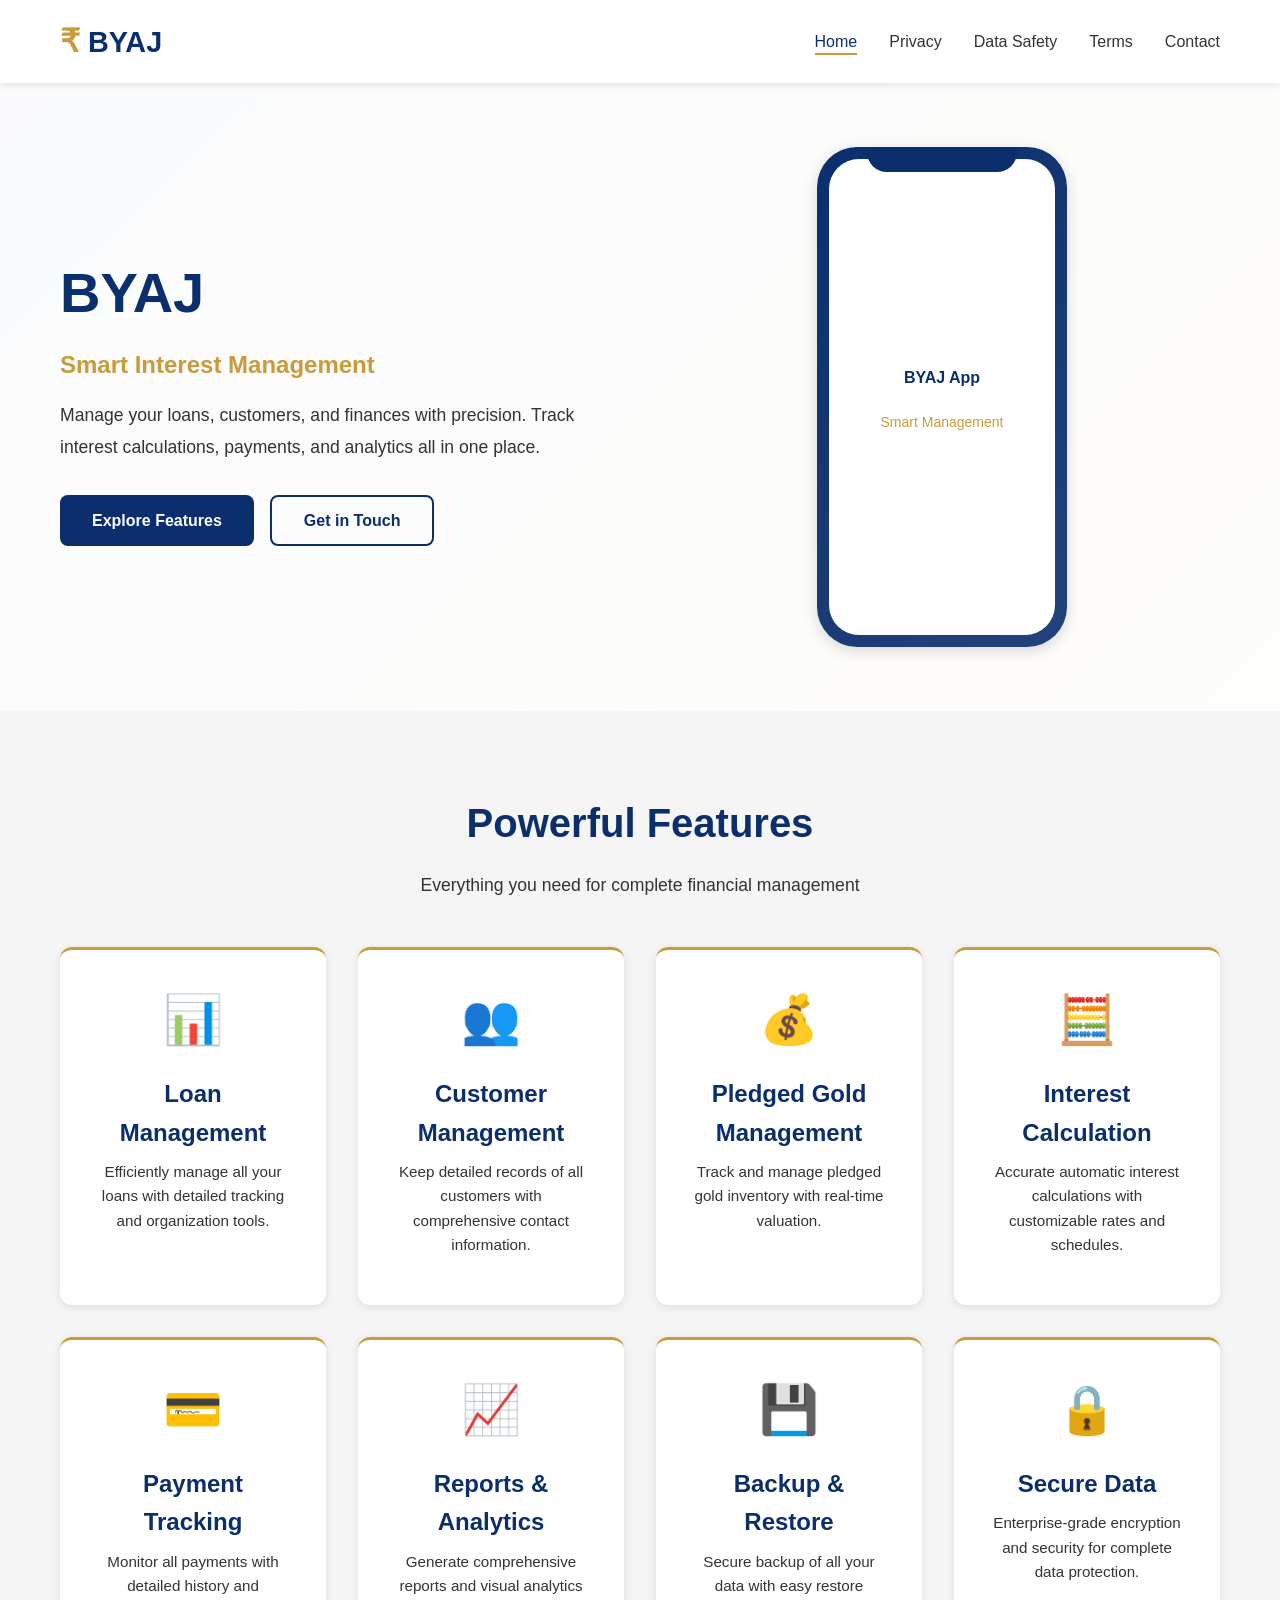
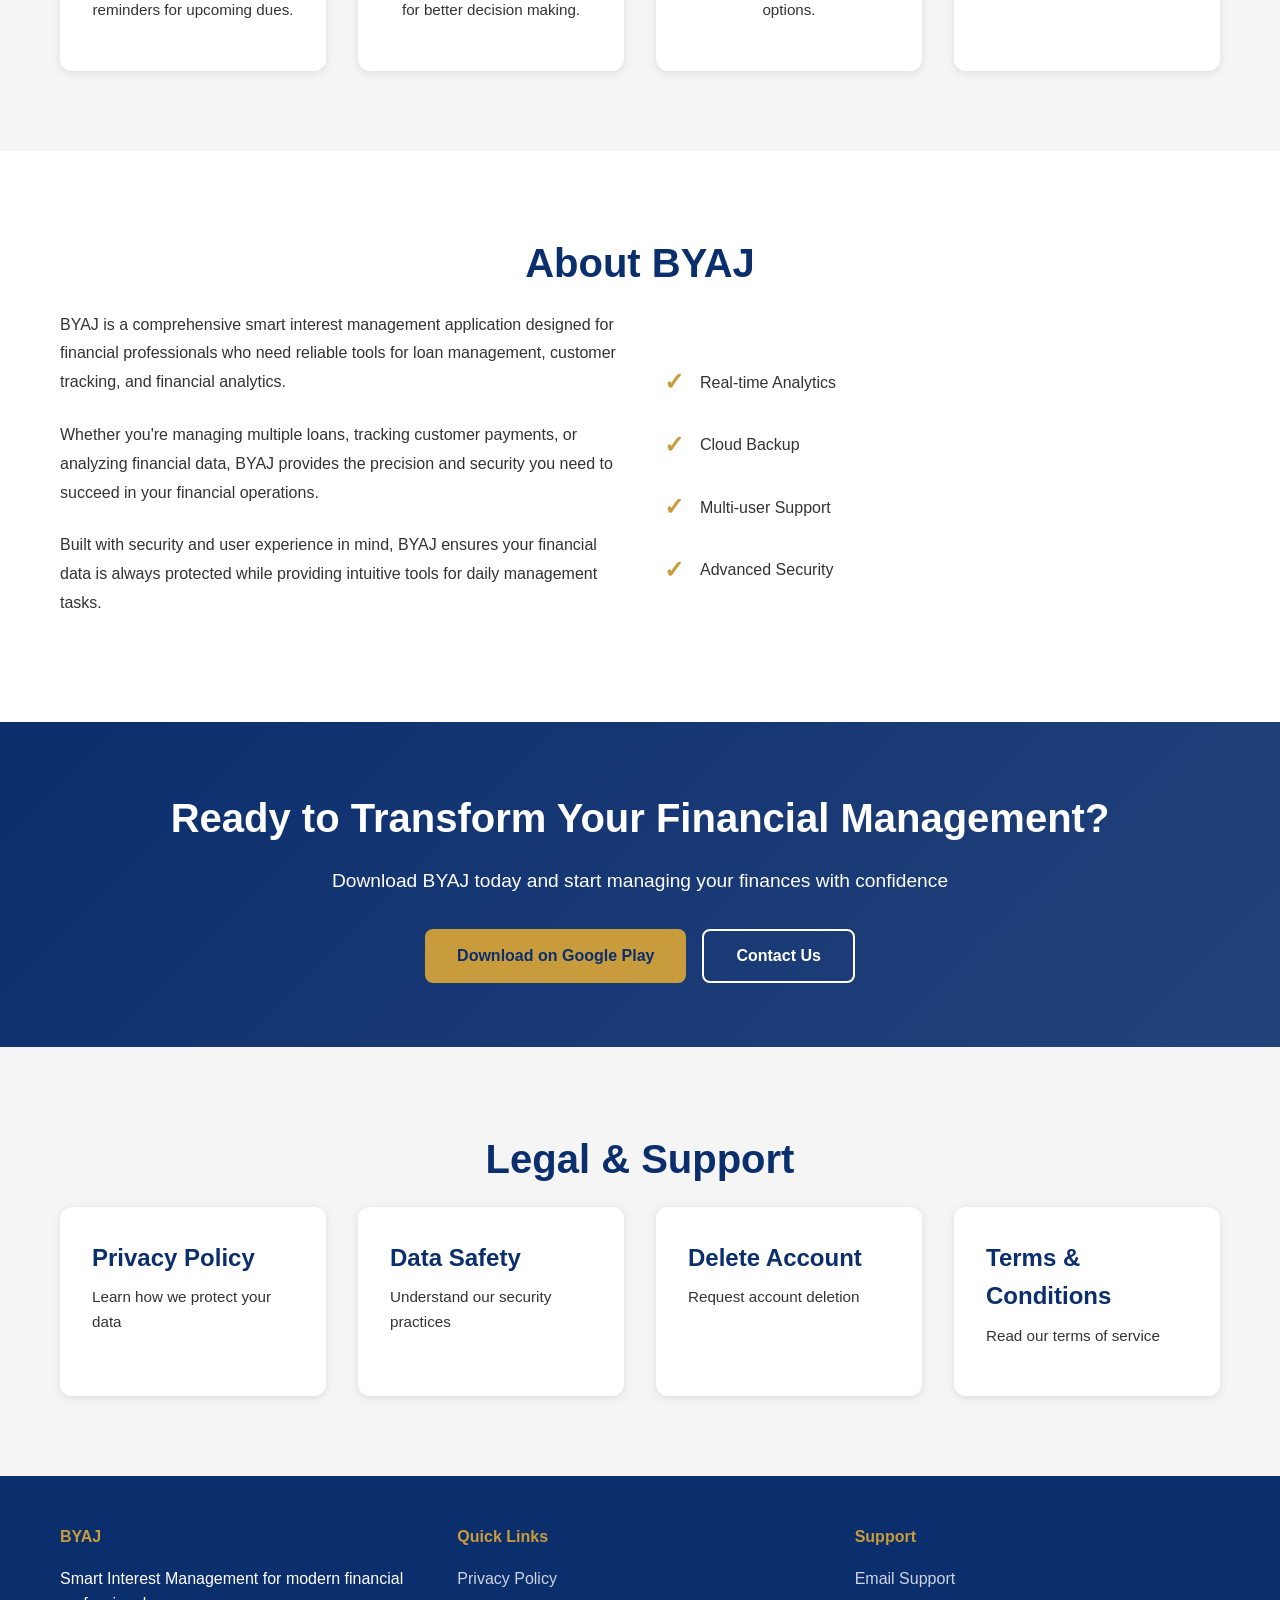
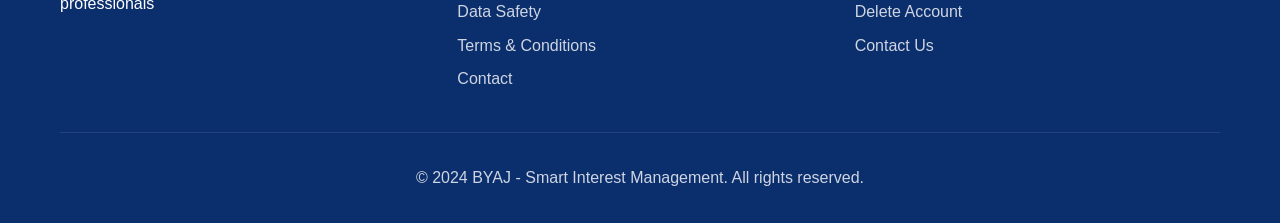
<file: index.html>
<!DOCTYPE html>
<html lang="en">
<head>
    <meta charset="UTF-8">
    <meta name="viewport" content="width=device-width, initial-scale=1.0">
    <meta name="description" content="BYAJ - Smart Interest Management app for loan management, customer management, and financial tracking with advanced analytics">
    <meta name="keywords" content="BYAJ, Interest Management, Loan Management, Financial App, Android App">
    <meta name="author" content="BYAJ Team">
    
    <!-- Open Graph Tags -->
    <meta property="og:type" content="website">
    <meta property="og:title" content="BYAJ - Smart Interest Management">
    <meta property="og:description" content="Manage your loans, customers, and finances with BYAJ - the smart interest management app">
    <meta property="og:image" content="assets/images/og-image.png">
    <meta property="og:url" content="https://siddhanthsingh01.github.io/byaj/">
    
    <!-- Favicon -->
    <link rel="icon" type="image/x-icon" href="assets/images/favicon.ico">
    <link rel="apple-touch-icon" href="assets/images/apple-touch-icon.png">
    
    <title>BYAJ - Smart Interest Management</title>
    <link rel="stylesheet" href="assets/css/style.css">
</head>
<body>
    <!-- Navigation Bar -->
    <nav class="navbar">
        <div class="container">
            <div class="navbar-content">
                <div class="logo">
                    <span class="logo-icon">₹</span>
                    <span class="logo-text">BYAJ</span>
                </div>
                <button class="menu-toggle" aria-label="Toggle navigation menu">
                    <span></span>
                    <span></span>
                    <span></span>
                </button>
                <ul class="nav-links">
                    <li><a href="index.html" class="active">Home</a></li>
                    <li><a href="privacy-policy.html">Privacy</a></li>
                    <li><a href="data-safety.html">Data Safety</a></li>
                    <li><a href="terms.html">Terms</a></li>
                    <li><a href="contact.html">Contact</a></li>
                </ul>
            </div>
        </div>
    </nav>

    <!-- Hero Section -->
    <section class="hero">
        <div class="container">
            <div class="hero-content">
                <div class="hero-text fade-in">
                    <h1>BYAJ</h1>
                    <p class="tagline">Smart Interest Management</p>
                    <p class="description">Manage your loans, customers, and finances with precision. Track interest calculations, payments, and analytics all in one place.</p>
                    <div class="hero-buttons">
                        <button class="btn btn-primary" onclick="scrollToSection('features')">Explore Features</button>
                        <button class="btn btn-secondary" onclick="document.getElementById('contact-modal').style.display='block'">Get in Touch</button>
                    </div>
                </div>
                <div class="hero-image fade-in" style="animation-delay: 0.2s;">
                    <div class="phone-mockup">
                        <div class="phone-screen">
                            <div class="phone-content">
                                <p style="color: var(--navy); font-weight: bold; margin: 20px 0;">BYAJ App</p>
                                <p style="color: var(--gold); font-size: 14px;">Smart Management</p>
                            </div>
                        </div>
                    </div>
                </div>
            </div>
        </div>
    </section>

    <!-- Features Section -->
    <section class="features" id="features">
        <div class="container">
            <h2 class="section-title">Powerful Features</h2>
            <p class="section-subtitle">Everything you need for complete financial management</p>
            
            <div class="features-grid">
                <div class="feature-card">
                    <div class="feature-icon">📊</div>
                    <h3>Loan Management</h3>
                    <p>Efficiently manage all your loans with detailed tracking and organization tools.</p>
                </div>
                
                <div class="feature-card">
                    <div class="feature-icon">👥</div>
                    <h3>Customer Management</h3>
                    <p>Keep detailed records of all customers with comprehensive contact information.</p>
                </div>
                
                <div class="feature-card">
                    <div class="feature-icon">💰</div>
                    <h3>Pledged Gold Management</h3>
                    <p>Track and manage pledged gold inventory with real-time valuation.</p>
                </div>
                
                <div class="feature-card">
                    <div class="feature-icon">🧮</div>
                    <h3>Interest Calculation</h3>
                    <p>Accurate automatic interest calculations with customizable rates and schedules.</p>
                </div>
                
                <div class="feature-card">
                    <div class="feature-icon">💳</div>
                    <h3>Payment Tracking</h3>
                    <p>Monitor all payments with detailed history and reminders for upcoming dues.</p>
                </div>
                
                <div class="feature-card">
                    <div class="feature-icon">📈</div>
                    <h3>Reports & Analytics</h3>
                    <p>Generate comprehensive reports and visual analytics for better decision making.</p>
                </div>
                
                <div class="feature-card">
                    <div class="feature-icon">💾</div>
                    <h3>Backup & Restore</h3>
                    <p>Secure backup of all your data with easy restore options.</p>
                </div>
                
                <div class="feature-card">
                    <div class="feature-icon">🔒</div>
                    <h3>Secure Data</h3>
                    <p>Enterprise-grade encryption and security for complete data protection.</p>
                </div>
            </div>
        </div>
    </section>

    <!-- About Section -->
    <section class="about">
        <div class="container">
            <h2 class="section-title">About BYAJ</h2>
            <div class="about-content">
                <div class="about-text">
                    <p>BYAJ is a comprehensive smart interest management application designed for financial professionals who need reliable tools for loan management, customer tracking, and financial analytics.</p>
                    <p>Whether you're managing multiple loans, tracking customer payments, or analyzing financial data, BYAJ provides the precision and security you need to succeed in your financial operations.</p>
                    <p>Built with security and user experience in mind, BYAJ ensures your financial data is always protected while providing intuitive tools for daily management tasks.</p>
                </div>
                <div class="about-features">
                    <div class="about-feature">
                        <span class="check-mark">✓</span>
                        <span>Real-time Analytics</span>
                    </div>
                    <div class="about-feature">
                        <span class="check-mark">✓</span>
                        <span>Cloud Backup</span>
                    </div>
                    <div class="about-feature">
                        <span class="check-mark">✓</span>
                        <span>Multi-user Support</span>
                    </div>
                    <div class="about-feature">
                        <span class="check-mark">✓</span>
                        <span>Advanced Security</span>
                    </div>
                </div>
            </div>
        </div>
    </section>

    <!-- CTA Section -->
    <section class="cta">
        <div class="container">
            <h2>Ready to Transform Your Financial Management?</h2>
            <p>Download BYAJ today and start managing your finances with confidence</p>
            <div class="cta-buttons">
                <a href="#" class="btn btn-primary" target="_blank">Download on Google Play</a>
                <button class="btn btn-secondary" onclick="document.getElementById('contact-modal').style.display='block'">Contact Us</button>
            </div>
        </div>
    </section>

    <!-- Quick Links Section -->
    <section class="quick-links">
        <div class="container">
            <h2 class="section-title">Legal & Support</h2>
            <div class="links-grid">
                <a href="privacy-policy.html" class="link-card">
                    <h3>Privacy Policy</h3>
                    <p>Learn how we protect your data</p>
                </a>
                <a href="data-safety.html" class="link-card">
                    <h3>Data Safety</h3>
                    <p>Understand our security practices</p>
                </a>
                <a href="delete-account.html" class="link-card">
                    <h3>Delete Account</h3>
                    <p>Request account deletion</p>
                </a>
                <a href="terms.html" class="link-card">
                    <h3>Terms & Conditions</h3>
                    <p>Read our terms of service</p>
                </a>
            </div>
        </div>
    </section>

    <!-- Contact Modal -->
    <div id="contact-modal" class="modal">
        <div class="modal-content">
            <span class="close" onclick="document.getElementById('contact-modal').style.display='none'">&times;</span>
            <h2>Get in Touch</h2>
            <p>Have questions? We'd love to hear from you!</p>
            <form id="contact-form">
                <div class="form-group">
                    <label for="name">Name</label>
                    <input type="text" id="name" required>
                </div>
                <div class="form-group">
                    <label for="email">Email</label>
                    <input type="email" id="email" required>
                </div>
                <div class="form-group">
                    <label for="message">Message</label>
                    <textarea id="message" rows="4" required></textarea>
                </div>
                <button type="button" class="btn btn-primary" onclick="submitContactForm()">Send Message</button>
            </form>
        </div>
    </div>

    <!-- Footer -->
    <footer class="footer">
        <div class="container">
            <div class="footer-content">
                <div class="footer-section">
                    <h4>BYAJ</h4>
                    <p>Smart Interest Management for modern financial professionals</p>
                </div>
                <div class="footer-section">
                    <h4>Quick Links</h4>
                    <ul>
                        <li><a href="privacy-policy.html">Privacy Policy</a></li>
                        <li><a href="data-safety.html">Data Safety</a></li>
                        <li><a href="terms.html">Terms & Conditions</a></li>
                        <li><a href="contact.html">Contact</a></li>
                    </ul>
                </div>
                <div class="footer-section">
                    <h4>Support</h4>
                    <ul>
                        <li><a href="mailto:support@yourdomain.com">Email Support</a></li>
                        <li><a href="delete-account.html">Delete Account</a></li>
                        <li><a href="contact.html">Contact Us</a></li>
                    </ul>
                </div>
            </div>
            <div class="footer-bottom">
                <p>&copy; 2024 BYAJ - Smart Interest Management. All rights reserved.</p>
            </div>
        </div>
    </footer>

    <script src="assets/js/script.js"></script>
</body>
</html>
</file>
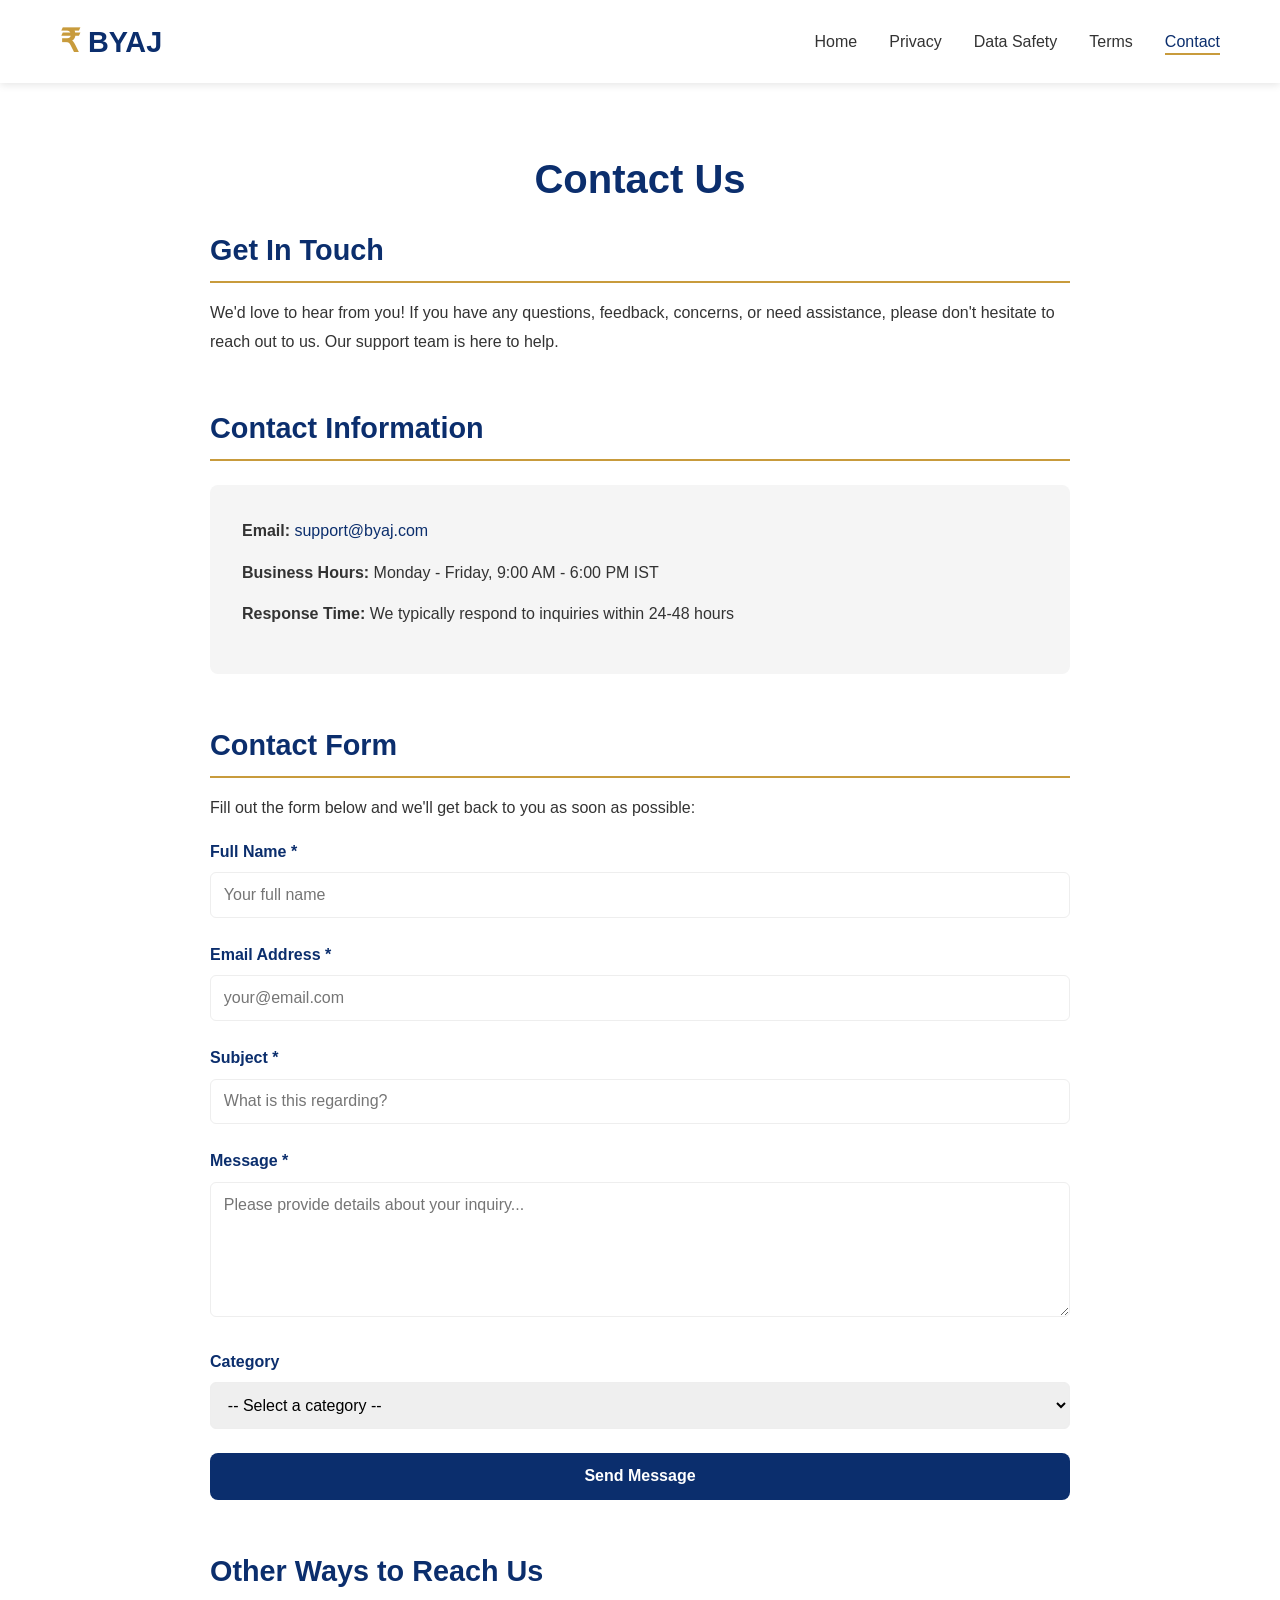
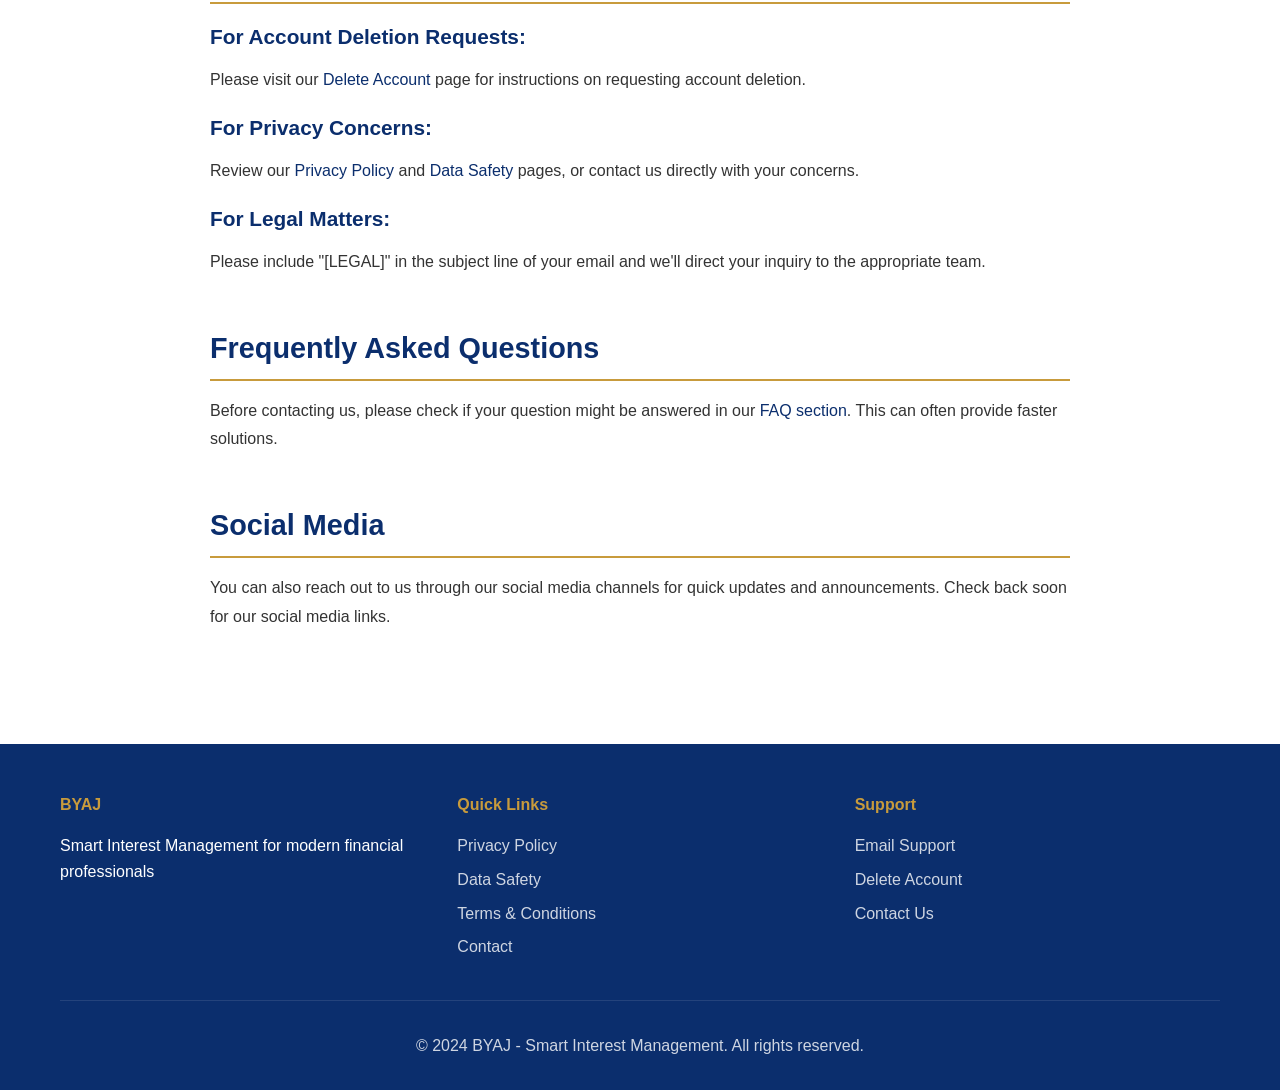
<file: contact.html>
<!DOCTYPE html>
<html lang="en">
<head>
    <meta charset="UTF-8">
    <meta name="viewport" content="width=device-width, initial-scale=1.0">
    <meta name="description" content="Contact Us - BYAJ Smart Interest Management">
    <meta name="keywords" content="BYAJ, Contact, Support">
    <meta name="author" content="BYAJ Team">
    
    <!-- Favicon -->
    <link rel="icon" type="image/x-icon" href="assets/images/favicon.ico">
    <link rel="apple-touch-icon" href="assets/images/apple-touch-icon.png">
    
    <title>Contact Us - BYAJ</title>
    <link rel="stylesheet" href="assets/css/style.css">
</head>
<body>
    <!-- Navigation Bar -->
    <nav class="navbar">
        <div class="container">
            <div class="navbar-content">
                <div class="logo">
                    <span class="logo-icon">₹</span>
                    <span class="logo-text">BYAJ</span>
                </div>
                <button class="menu-toggle" aria-label="Toggle navigation menu">
                    <span></span>
                    <span></span>
                    <span></span>
                </button>
                <ul class="nav-links">
                    <li><a href="index.html">Home</a></li>
                    <li><a href="privacy-policy.html">Privacy</a></li>
                    <li><a href="data-safety.html">Data Safety</a></li>
                    <li><a href="terms.html">Terms</a></li>
                    <li><a href="contact.html" class="active">Contact</a></li>
                </ul>
            </div>
        </div>
    </nav>

    <!-- Contact Page Content -->
    <section class="legal-page">
        <div class="container">
            <h1>Contact Us</h1>
            
            <section class="policy-section">
                <h2>Get In Touch</h2>
                <p>We'd love to hear from you! If you have any questions, feedback, concerns, or need assistance, please don't hesitate to reach out to us. Our support team is here to help.</p>
            </section>
            
            <section class="policy-section">
                <h2>Contact Information</h2>
                <div class="contact-info">
                    <p><strong>Email:</strong> <a href="mailto:support@byaj.com">support@byaj.com</a></p>
                    <p><strong>Business Hours:</strong> Monday - Friday, 9:00 AM - 6:00 PM IST</p>
                    <p><strong>Response Time:</strong> We typically respond to inquiries within 24-48 hours</p>
                </div>
            </section>
            
            <section class="policy-section">
                <h2>Contact Form</h2>
                <p>Fill out the form below and we'll get back to you as soon as possible:</p>
                <form id="contact-form" action="#" method="POST" class="contact-form">
                    <div class="form-group">
                        <label for="name">Full Name *</label>
                        <input type="text" id="name" name="name" placeholder="Your full name" required>
                    </div>
                    <div class="form-group">
                        <label for="email">Email Address *</label>
                        <input type="email" id="email" name="email" placeholder="your@email.com" required>
                    </div>
                    <div class="form-group">
                        <label for="subject">Subject *</label>
                        <input type="text" id="subject" name="subject" placeholder="What is this regarding?" required>
                    </div>
                    <div class="form-group">
                        <label for="message">Message *</label>
                        <textarea id="message" name="message" rows="6" placeholder="Please provide details about your inquiry..." required></textarea>
                    </div>
                    <div class="form-group">
                        <label for="category">Category</label>
                        <select id="category" name="category">
                            <option value="">-- Select a category --</option>
                            <option value="support">Technical Support</option>
                            <option value="account">Account Issues</option>
                            <option value="billing">Billing & Subscription</option>
                            <option value="data">Data & Privacy</option>
                            <option value="feedback">General Feedback</option>
                            <option value="other">Other</option>
                        </select>
                    </div>
                    <button type="submit" class="btn btn-primary">Send Message</button>
                </form>
            </section>
            
            <section class="policy-section">
                <h2>Other Ways to Reach Us</h2>
                <h3>For Account Deletion Requests:</h3>
                <p>Please visit our <a href="delete-account.html">Delete Account</a> page for instructions on requesting account deletion.</p>
                
                <h3>For Privacy Concerns:</h3>
                <p>Review our <a href="privacy-policy.html">Privacy Policy</a> and <a href="data-safety.html">Data Safety</a> pages, or contact us directly with your concerns.</p>
                
                <h3>For Legal Matters:</h3>
                <p>Please include "[LEGAL]" in the subject line of your email and we'll direct your inquiry to the appropriate team.</p>
            </section>
            
            <section class="policy-section">
                <h2>Frequently Asked Questions</h2>
                <p>Before contacting us, please check if your question might be answered in our <a href="#">FAQ section</a>. This can often provide faster solutions.</p>
            </section>
            
            <section class="policy-section">
                <h2>Social Media</h2>
                <p>You can also reach out to us through our social media channels for quick updates and announcements. Check back soon for our social media links.</p>
            </section>
        </div>
    </section>

    <!-- Footer -->
    <footer class="footer">
        <div class="container">
            <div class="footer-content">
                <div class="footer-section">
                    <h4>BYAJ</h4>
                    <p>Smart Interest Management for modern financial professionals</p>
                </div>
                <div class="footer-section">
                    <h4>Quick Links</h4>
                    <ul>
                        <li><a href="privacy-policy.html">Privacy Policy</a></li>
                        <li><a href="data-safety.html">Data Safety</a></li>
                        <li><a href="terms.html">Terms & Conditions</a></li>
                        <li><a href="contact.html">Contact</a></li>
                    </ul>
                </div>
                <div class="footer-section">
                    <h4>Support</h4>
                    <ul>
                        <li><a href="mailto:support@yourdomain.com">Email Support</a></li>
                        <li><a href="delete-account.html">Delete Account</a></li>
                        <li><a href="contact.html">Contact Us</a></li>
                    </ul>
                </div>
            </div>
            <div class="footer-bottom">
                <p>&copy; 2024 BYAJ - Smart Interest Management. All rights reserved.</p>
            </div>
        </div>
    </footer>

    <script src="assets/js/script.js"></script>
</body>
</html>
</file>
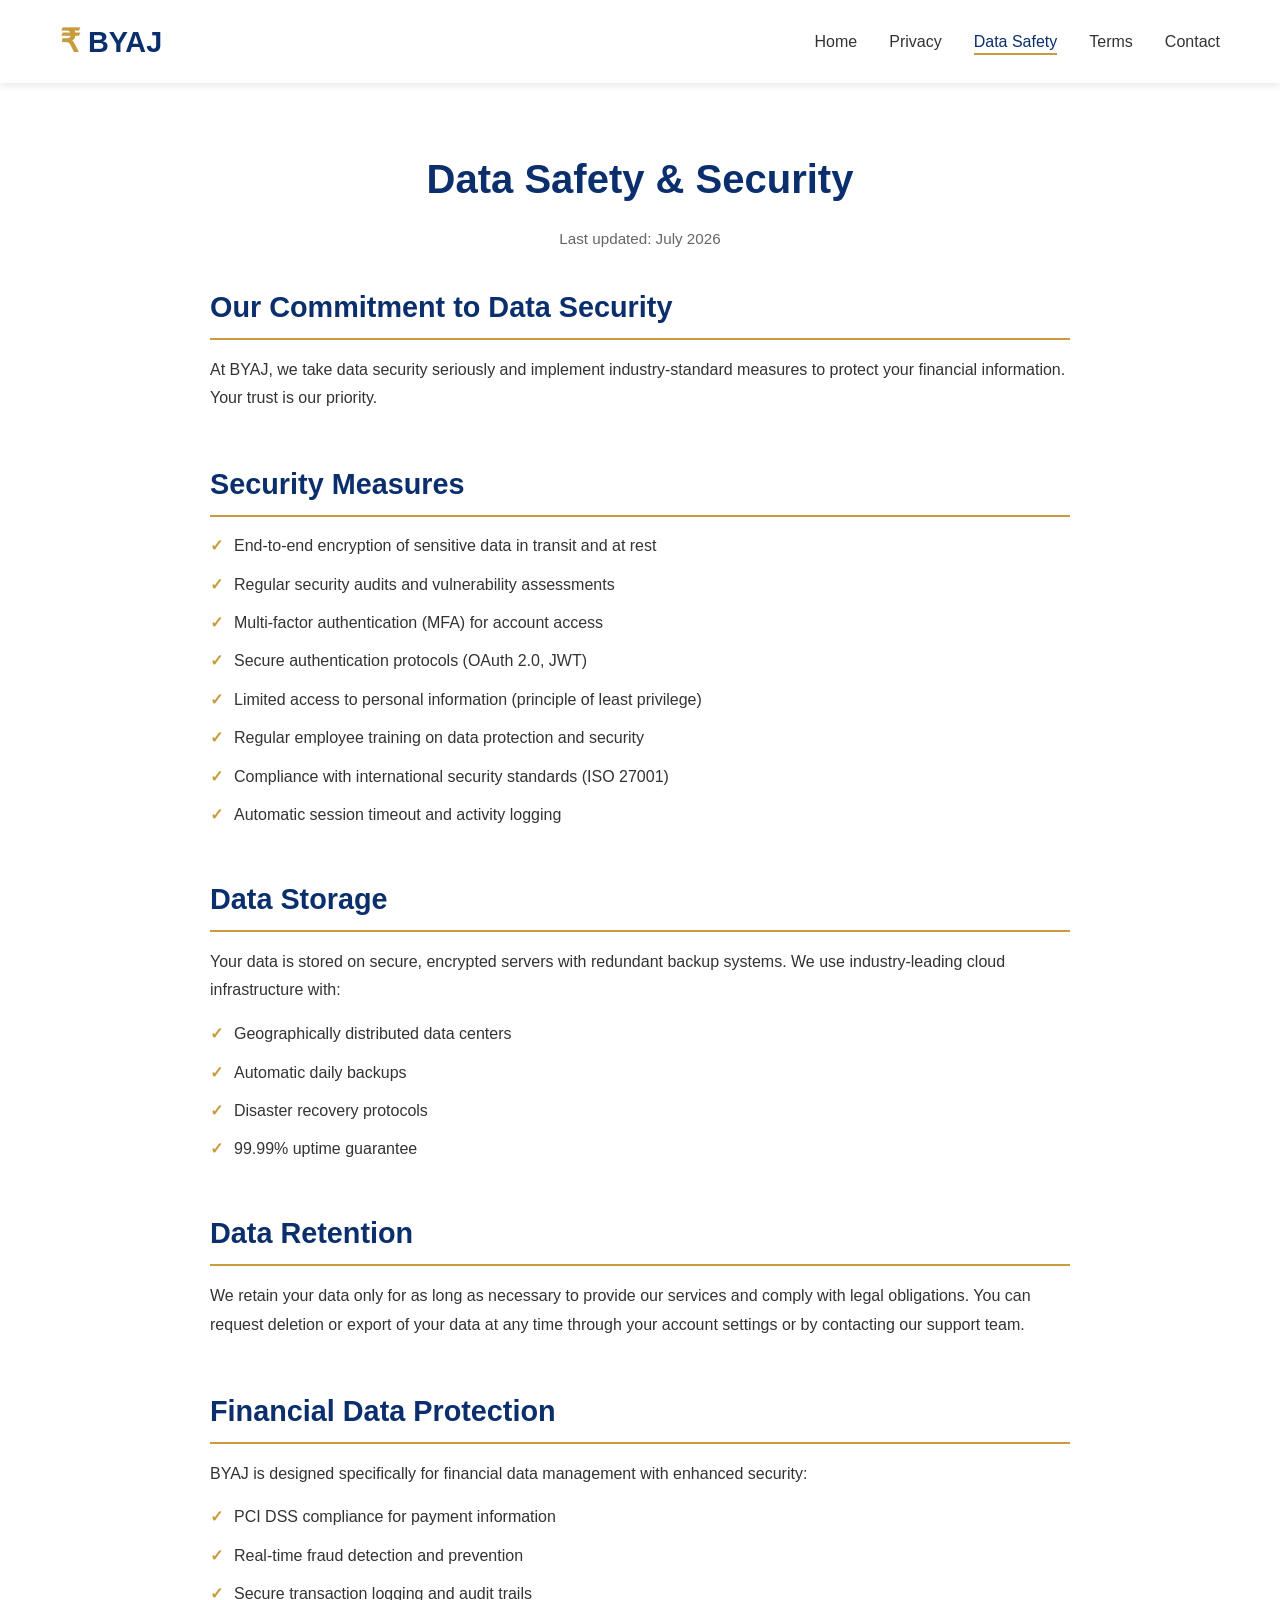
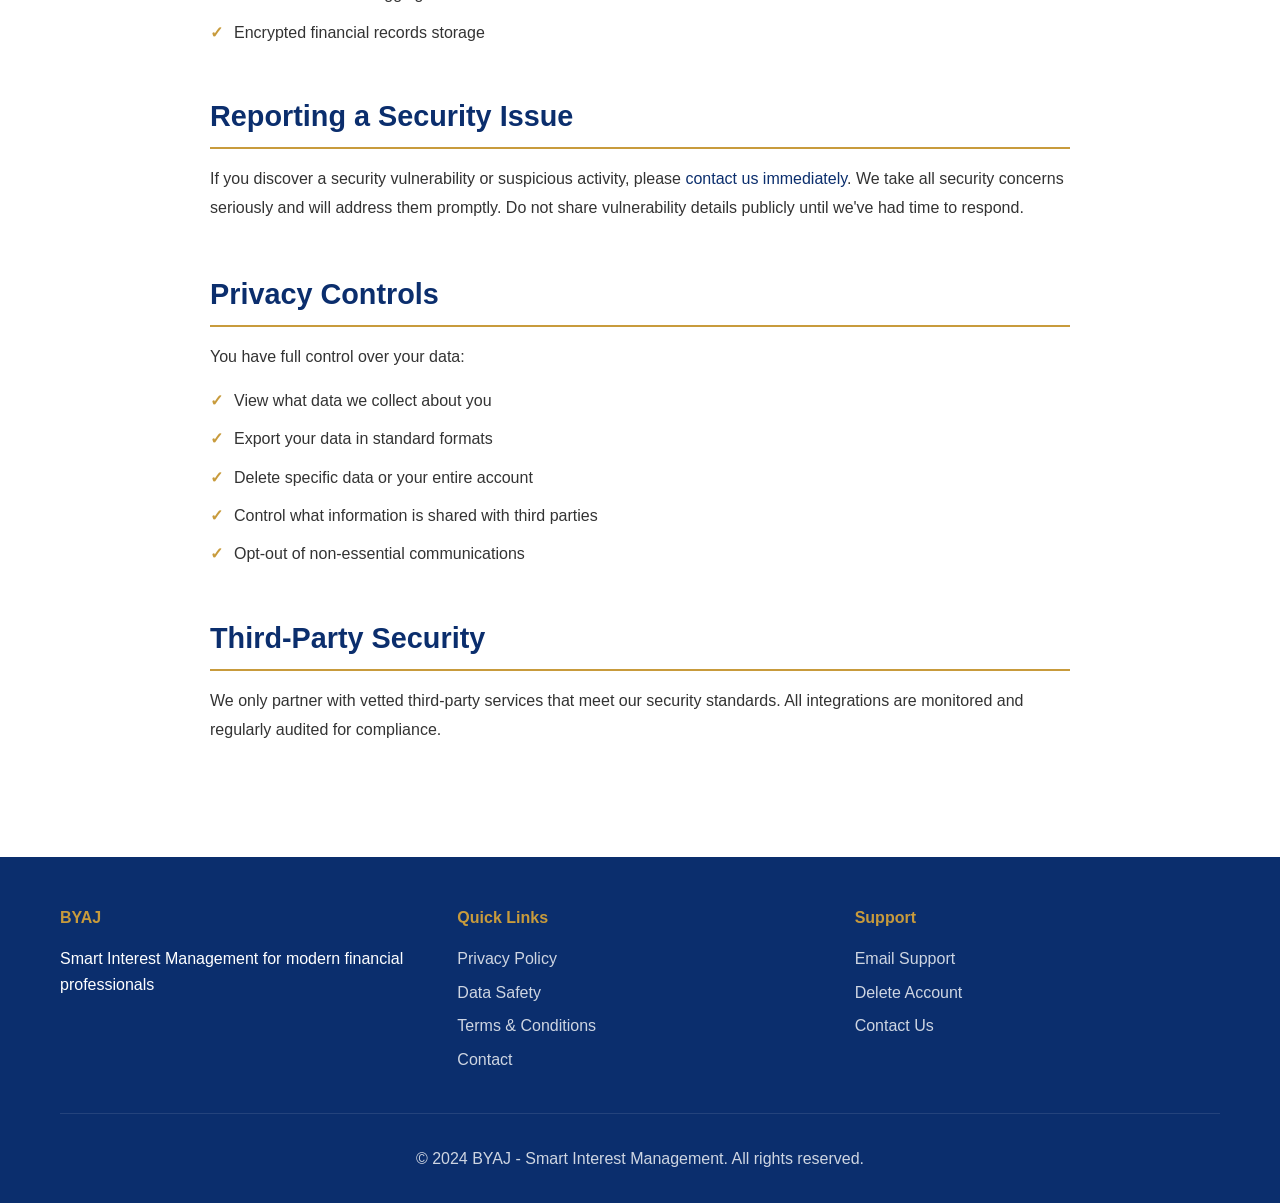
<file: data-safety.html>
<!DOCTYPE html>
<html lang="en">
<head>
    <meta charset="UTF-8">
    <meta name="viewport" content="width=device-width, initial-scale=1.0">
    <meta name="description" content="Data Safety - BYAJ Smart Interest Management">
    <meta name="keywords" content="BYAJ, Data Safety, Security">
    <meta name="author" content="BYAJ Team">
    
    <!-- Favicon -->
    <link rel="icon" type="image/x-icon" href="assets/images/favicon.ico">
    <link rel="apple-touch-icon" href="assets/images/apple-touch-icon.png">
    
    <title>Data Safety - BYAJ</title>
    <link rel="stylesheet" href="assets/css/style.css">
</head>
<body>
    <!-- Navigation Bar -->
    <nav class="navbar">
        <div class="container">
            <div class="navbar-content">
                <div class="logo">
                    <span class="logo-icon">₹</span>
                    <span class="logo-text">BYAJ</span>
                </div>
                <button class="menu-toggle" aria-label="Toggle navigation menu">
                    <span></span>
                    <span></span>
                    <span></span>
                </button>
                <ul class="nav-links">
                    <li><a href="index.html">Home</a></li>
                    <li><a href="privacy-policy.html">Privacy</a></li>
                    <li><a href="data-safety.html" class="active">Data Safety</a></li>
                    <li><a href="terms.html">Terms</a></li>
                    <li><a href="contact.html">Contact</a></li>
                </ul>
            </div>
        </div>
    </nav>

    <!-- Data Safety Content -->
    <section class="legal-page">
        <div class="container">
            <h1>Data Safety & Security</h1>
            <p class="last-updated">Last updated: July 2026</p>
            
            <section class="policy-section">
                <h2>Our Commitment to Data Security</h2>
                <p>At BYAJ, we take data security seriously and implement industry-standard measures to protect your financial information. Your trust is our priority.</p>
            </section>
            
            <section class="policy-section">
                <h2>Security Measures</h2>
                <ul>
                    <li>End-to-end encryption of sensitive data in transit and at rest</li>
                    <li>Regular security audits and vulnerability assessments</li>
                    <li>Multi-factor authentication (MFA) for account access</li>
                    <li>Secure authentication protocols (OAuth 2.0, JWT)</li>
                    <li>Limited access to personal information (principle of least privilege)</li>
                    <li>Regular employee training on data protection and security</li>
                    <li>Compliance with international security standards (ISO 27001)</li>
                    <li>Automatic session timeout and activity logging</li>
                </ul>
            </section>
            
            <section class="policy-section">
                <h2>Data Storage</h2>
                <p>Your data is stored on secure, encrypted servers with redundant backup systems. We use industry-leading cloud infrastructure with:</p>
                <ul>
                    <li>Geographically distributed data centers</li>
                    <li>Automatic daily backups</li>
                    <li>Disaster recovery protocols</li>
                    <li>99.99% uptime guarantee</li>
                </ul>
            </section>
            
            <section class="policy-section">
                <h2>Data Retention</h2>
                <p>We retain your data only for as long as necessary to provide our services and comply with legal obligations. You can request deletion or export of your data at any time through your account settings or by contacting our support team.</p>
            </section>
            
            <section class="policy-section">
                <h2>Financial Data Protection</h2>
                <p>BYAJ is designed specifically for financial data management with enhanced security:</p>
                <ul>
                    <li>PCI DSS compliance for payment information</li>
                    <li>Real-time fraud detection and prevention</li>
                    <li>Secure transaction logging and audit trails</li>
                    <li>Encrypted financial records storage</li>
                </ul>
            </section>
            
            <section class="policy-section">
                <h2>Reporting a Security Issue</h2>
                <p>If you discover a security vulnerability or suspicious activity, please <a href="contact.html">contact us immediately</a>. We take all security concerns seriously and will address them promptly. Do not share vulnerability details publicly until we've had time to respond.</p>
            </section>
            
            <section class="policy-section">
                <h2>Privacy Controls</h2>
                <p>You have full control over your data:</p>
                <ul>
                    <li>View what data we collect about you</li>
                    <li>Export your data in standard formats</li>
                    <li>Delete specific data or your entire account</li>
                    <li>Control what information is shared with third parties</li>
                    <li>Opt-out of non-essential communications</li>
                </ul>
            </section>
            
            <section class="policy-section">
                <h2>Third-Party Security</h2>
                <p>We only partner with vetted third-party services that meet our security standards. All integrations are monitored and regularly audited for compliance.</p>
            </section>
        </div>
    </section>

    <!-- Footer -->
    <footer class="footer">
        <div class="container">
            <div class="footer-content">
                <div class="footer-section">
                    <h4>BYAJ</h4>
                    <p>Smart Interest Management for modern financial professionals</p>
                </div>
                <div class="footer-section">
                    <h4>Quick Links</h4>
                    <ul>
                        <li><a href="privacy-policy.html">Privacy Policy</a></li>
                        <li><a href="data-safety.html">Data Safety</a></li>
                        <li><a href="terms.html">Terms & Conditions</a></li>
                        <li><a href="contact.html">Contact</a></li>
                    </ul>
                </div>
                <div class="footer-section">
                    <h4>Support</h4>
                    <ul>
                        <li><a href="mailto:support@yourdomain.com">Email Support</a></li>
                        <li><a href="delete-account.html">Delete Account</a></li>
                        <li><a href="contact.html">Contact Us</a></li>
                    </ul>
                </div>
            </div>
            <div class="footer-bottom">
                <p>&copy; 2024 BYAJ - Smart Interest Management. All rights reserved.</p>
            </div>
        </div>
    </footer>

    <script src="assets/js/script.js"></script>
</body>
</html>
</file>
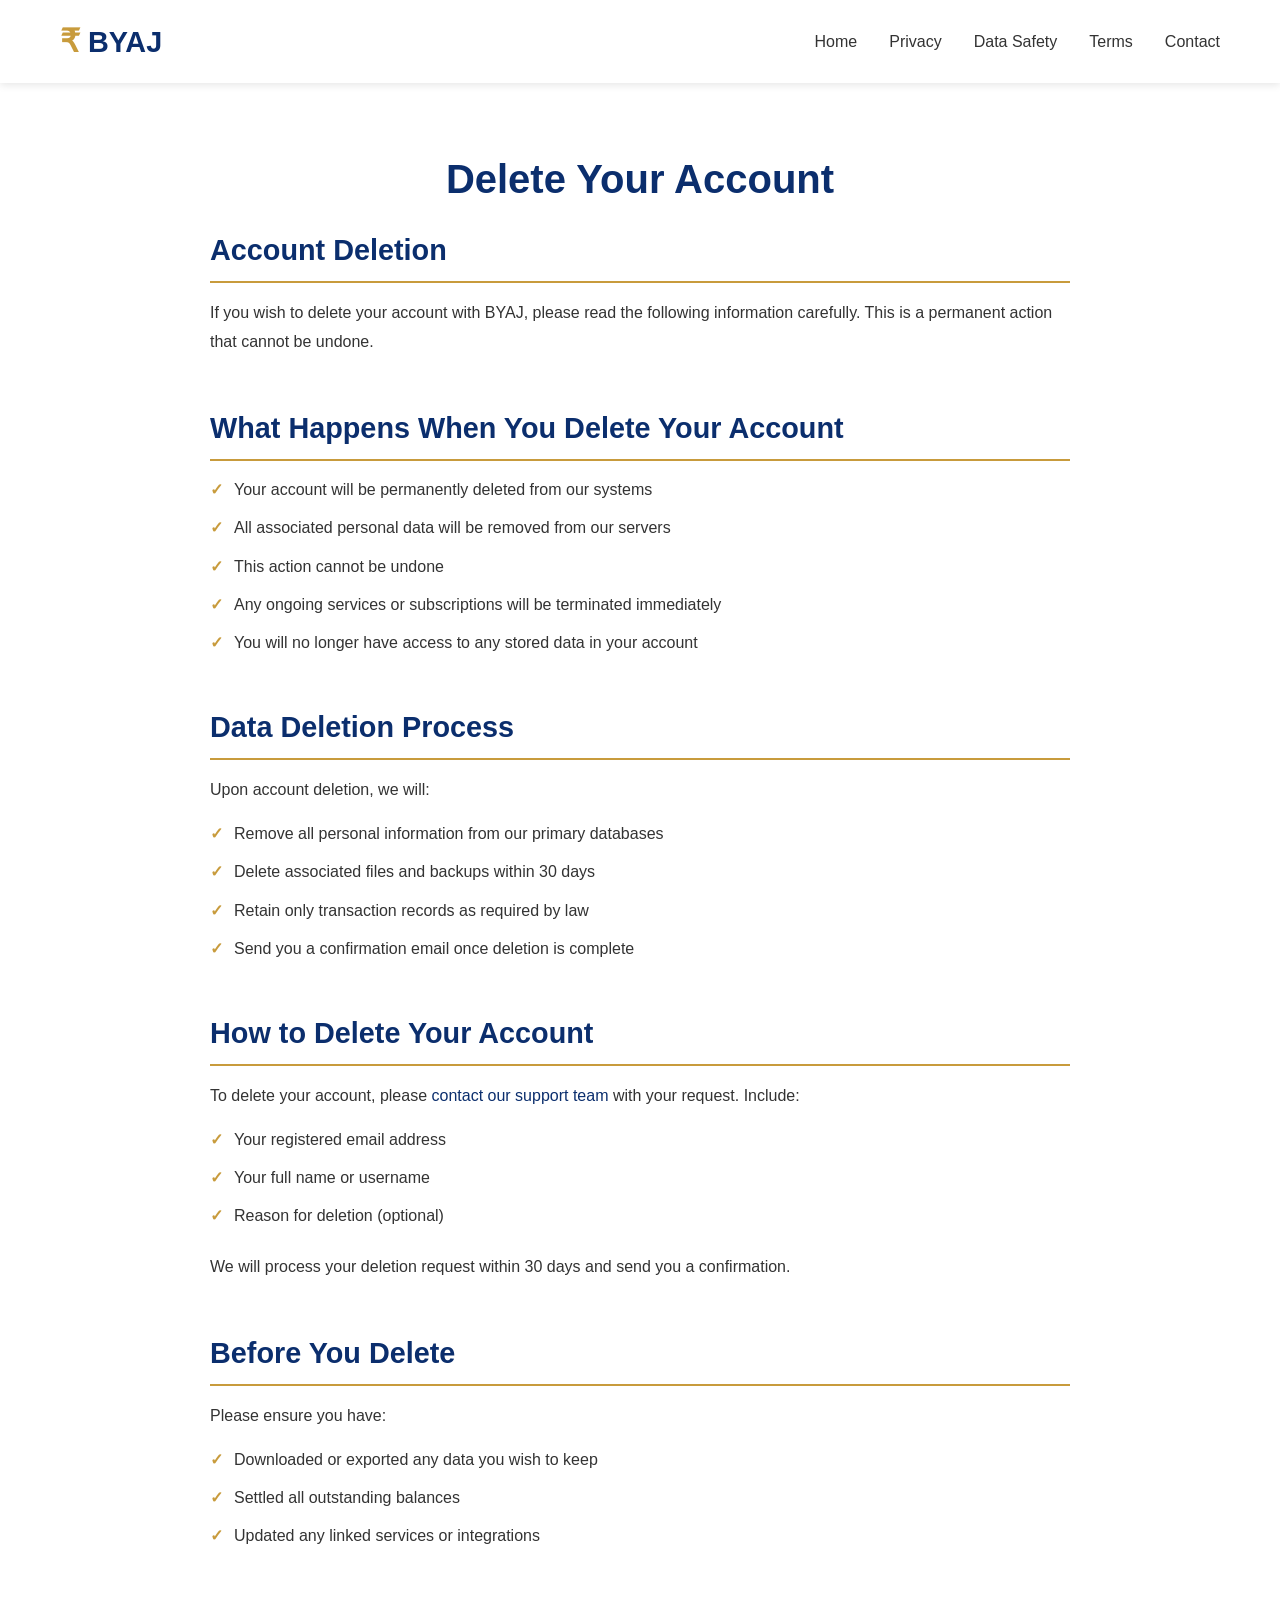
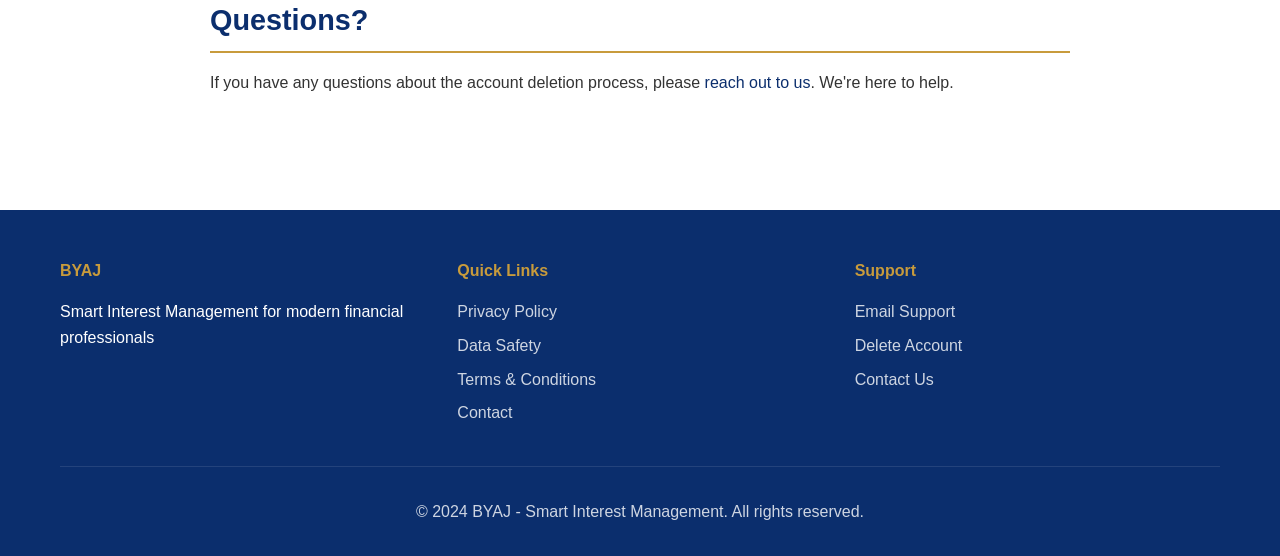
<file: delete-account.html>
<!DOCTYPE html>
<html lang="en">
<head>
    <meta charset="UTF-8">
    <meta name="viewport" content="width=device-width, initial-scale=1.0">
    <meta name="description" content="Delete Account - BYAJ Smart Interest Management">
    <meta name="keywords" content="BYAJ, Delete Account">
    <meta name="author" content="BYAJ Team">
    
    <!-- Favicon -->
    <link rel="icon" type="image/x-icon" href="assets/images/favicon.ico">
    <link rel="apple-touch-icon" href="assets/images/apple-touch-icon.png">
    
    <title>Delete Account - BYAJ</title>
    <link rel="stylesheet" href="assets/css/style.css">
</head>
<body>
    <!-- Navigation Bar -->
    <nav class="navbar">
        <div class="container">
            <div class="navbar-content">
                <div class="logo">
                    <span class="logo-icon">₹</span>
                    <span class="logo-text">BYAJ</span>
                </div>
                <button class="menu-toggle" aria-label="Toggle navigation menu">
                    <span></span>
                    <span></span>
                    <span></span>
                </button>
                <ul class="nav-links">
                    <li><a href="index.html">Home</a></li>
                    <li><a href="privacy-policy.html">Privacy</a></li>
                    <li><a href="data-safety.html">Data Safety</a></li>
                    <li><a href="terms.html">Terms</a></li>
                    <li><a href="contact.html">Contact</a></li>
                </ul>
            </div>
        </div>
    </nav>

    <!-- Delete Account Content -->
    <section class="legal-page">
        <div class="container">
            <h1>Delete Your Account</h1>
            
            <section class="policy-section">
                <h2>Account Deletion</h2>
                <p>If you wish to delete your account with BYAJ, please read the following information carefully. This is a permanent action that cannot be undone.</p>
            </section>
            
            <section class="policy-section">
                <h2>What Happens When You Delete Your Account</h2>
                <ul>
                    <li>Your account will be permanently deleted from our systems</li>
                    <li>All associated personal data will be removed from our servers</li>
                    <li>This action cannot be undone</li>
                    <li>Any ongoing services or subscriptions will be terminated immediately</li>
                    <li>You will no longer have access to any stored data in your account</li>
                </ul>
            </section>
            
            <section class="policy-section">
                <h2>Data Deletion Process</h2>
                <p>Upon account deletion, we will:</p>
                <ul>
                    <li>Remove all personal information from our primary databases</li>
                    <li>Delete associated files and backups within 30 days</li>
                    <li>Retain only transaction records as required by law</li>
                    <li>Send you a confirmation email once deletion is complete</li>
                </ul>
            </section>
            
            <section class="policy-section">
                <h2>How to Delete Your Account</h2>
                <p>To delete your account, please <a href="contact.html">contact our support team</a> with your request. Include:</p>
                <ul>
                    <li>Your registered email address</li>
                    <li>Your full name or username</li>
                    <li>Reason for deletion (optional)</li>
                </ul>
                <p>We will process your deletion request within 30 days and send you a confirmation.</p>
            </section>
            
            <section class="policy-section">
                <h2>Before You Delete</h2>
                <p>Please ensure you have:</p>
                <ul>
                    <li>Downloaded or exported any data you wish to keep</li>
                    <li>Settled all outstanding balances</li>
                    <li>Updated any linked services or integrations</li>
                </ul>
            </section>
            
            <section class="policy-section">
                <h2>Questions?</h2>
                <p>If you have any questions about the account deletion process, please <a href="contact.html">reach out to us</a>. We're here to help.</p>
            </section>
        </div>
    </section>

    <!-- Footer -->
    <footer class="footer">
        <div class="container">
            <div class="footer-content">
                <div class="footer-section">
                    <h4>BYAJ</h4>
                    <p>Smart Interest Management for modern financial professionals</p>
                </div>
                <div class="footer-section">
                    <h4>Quick Links</h4>
                    <ul>
                        <li><a href="privacy-policy.html">Privacy Policy</a></li>
                        <li><a href="data-safety.html">Data Safety</a></li>
                        <li><a href="terms.html">Terms & Conditions</a></li>
                        <li><a href="contact.html">Contact</a></li>
                    </ul>
                </div>
                <div class="footer-section">
                    <h4>Support</h4>
                    <ul>
                        <li><a href="mailto:support@yourdomain.com">Email Support</a></li>
                        <li><a href="delete-account.html">Delete Account</a></li>
                        <li><a href="contact.html">Contact Us</a></li>
                    </ul>
                </div>
            </div>
            <div class="footer-bottom">
                <p>&copy; 2024 BYAJ - Smart Interest Management. All rights reserved.</p>
            </div>
        </div>
    </footer>

    <script src="assets/js/script.js"></script>
</body>
</html>
</file>
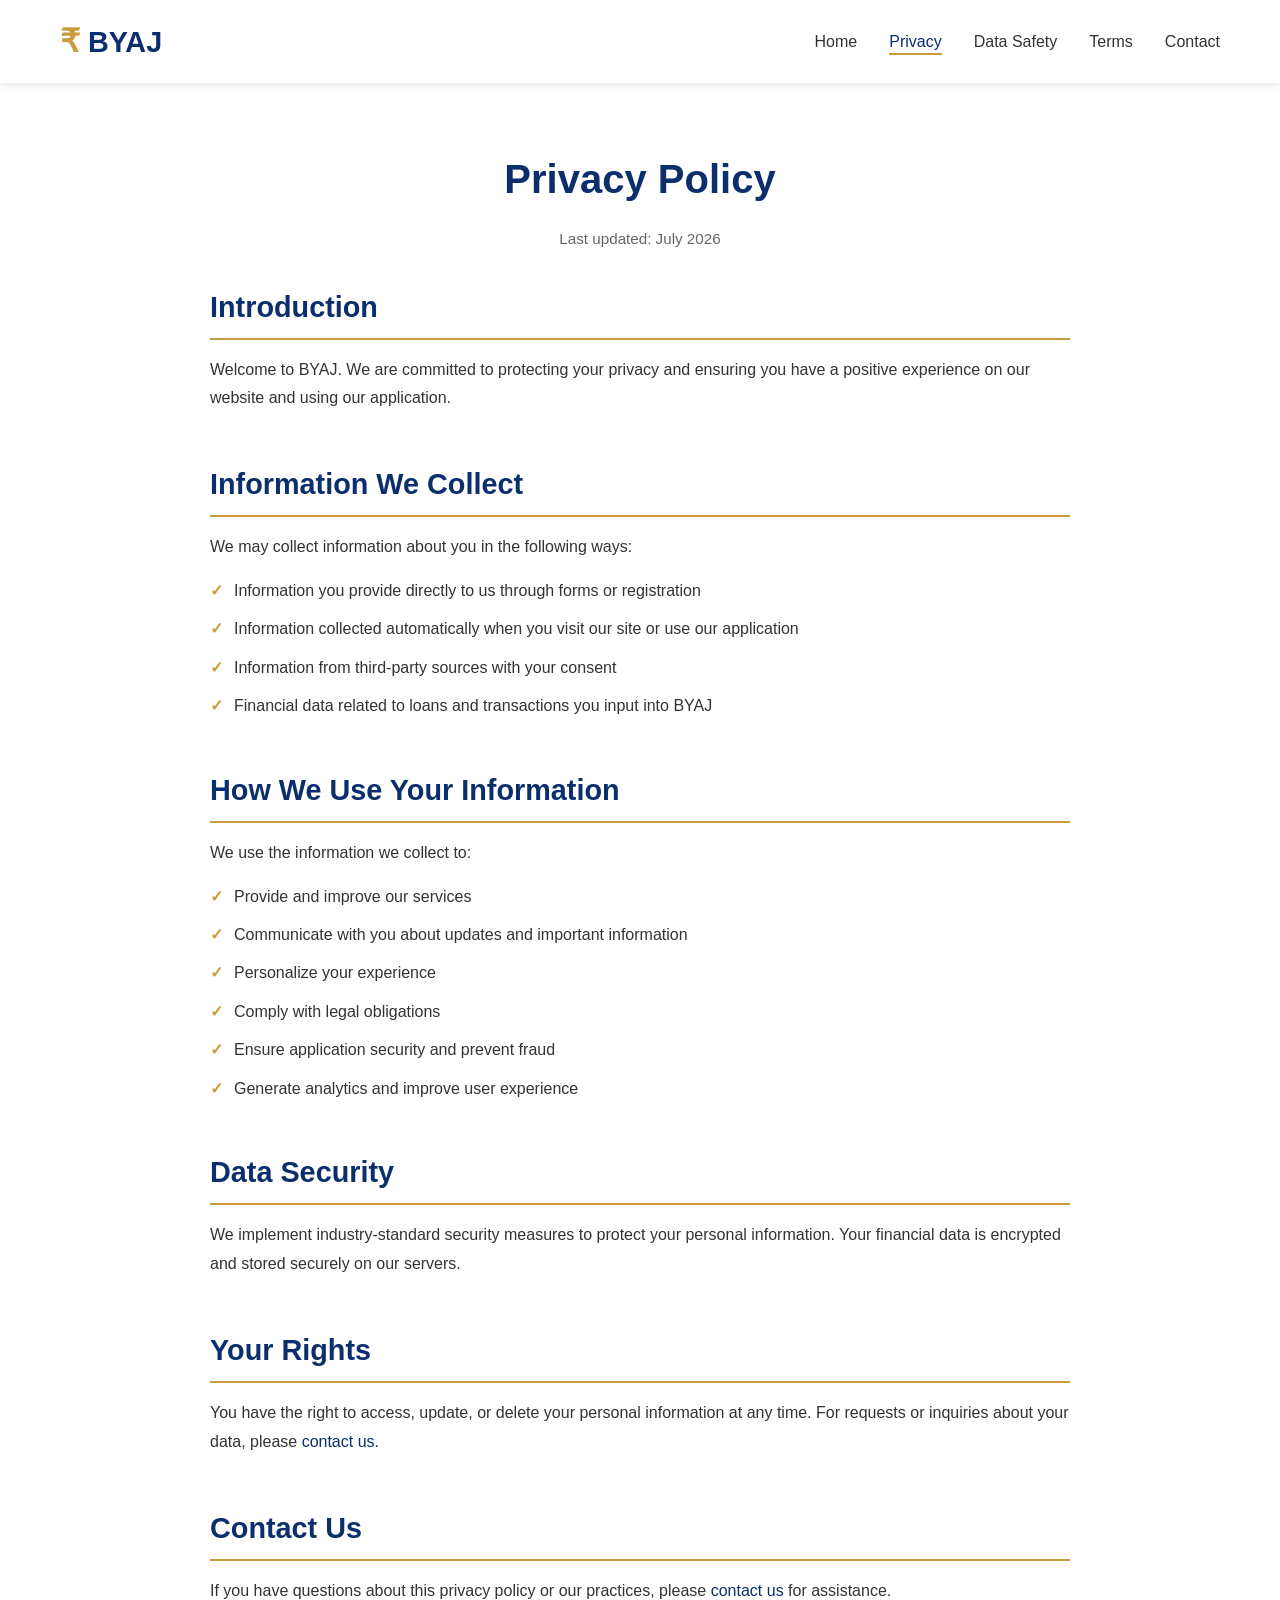
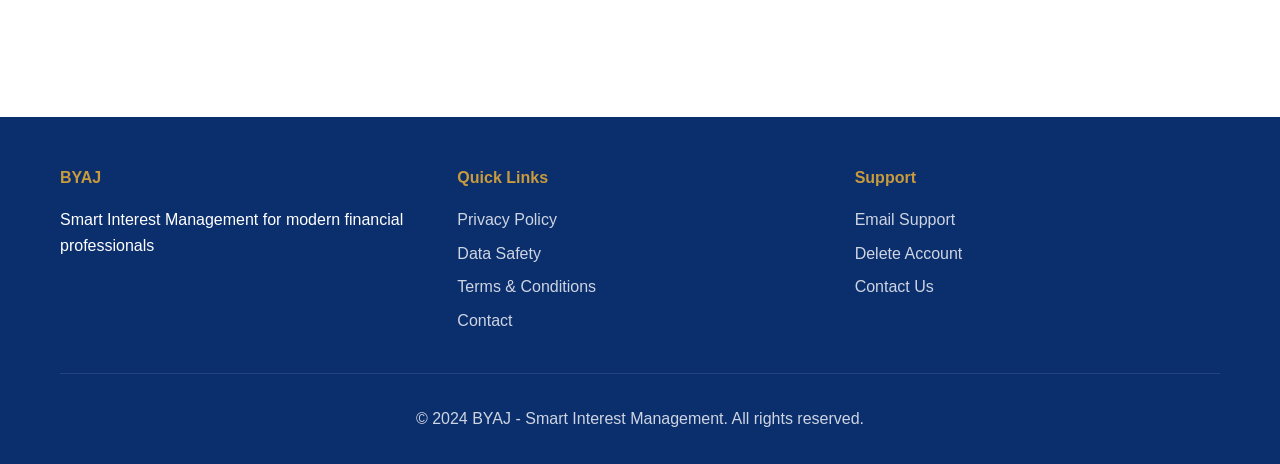
<file: privacy-policy.html>
<!DOCTYPE html>
<html lang="en">
<head>
    <meta charset="UTF-8">
    <meta name="viewport" content="width=device-width, initial-scale=1.0">
    <meta name="description" content="Privacy Policy - BYAJ Smart Interest Management">
    <meta name="keywords" content="BYAJ, Privacy Policy">
    <meta name="author" content="BYAJ Team">
    
    <!-- Favicon -->
    <link rel="icon" type="image/x-icon" href="assets/images/favicon.ico">
    <link rel="apple-touch-icon" href="assets/images/apple-touch-icon.png">
    
    <title>Privacy Policy - BYAJ</title>
    <link rel="stylesheet" href="assets/css/style.css">
</head>
<body>
    <!-- Navigation Bar -->
    <nav class="navbar">
        <div class="container">
            <div class="navbar-content">
                <div class="logo">
                    <span class="logo-icon">₹</span>
                    <span class="logo-text">BYAJ</span>
                </div>
                <button class="menu-toggle" aria-label="Toggle navigation menu">
                    <span></span>
                    <span></span>
                    <span></span>
                </button>
                <ul class="nav-links">
                    <li><a href="index.html">Home</a></li>
                    <li><a href="privacy-policy.html" class="active">Privacy</a></li>
                    <li><a href="data-safety.html">Data Safety</a></li>
                    <li><a href="terms.html">Terms</a></li>
                    <li><a href="contact.html">Contact</a></li>
                </ul>
            </div>
        </div>
    </nav>

    <!-- Privacy Policy Content -->
    <section class="legal-page">
        <div class="container">
            <h1>Privacy Policy</h1>
            <p class="last-updated">Last updated: July 2026</p>
            
            <section class="policy-section">
                <h2>Introduction</h2>
                <p>Welcome to BYAJ. We are committed to protecting your privacy and ensuring you have a positive experience on our website and using our application.</p>
            </section>
            
            <section class="policy-section">
                <h2>Information We Collect</h2>
                <p>We may collect information about you in the following ways:</p>
                <ul>
                    <li>Information you provide directly to us through forms or registration</li>
                    <li>Information collected automatically when you visit our site or use our application</li>
                    <li>Information from third-party sources with your consent</li>
                    <li>Financial data related to loans and transactions you input into BYAJ</li>
                </ul>
            </section>
            
            <section class="policy-section">
                <h2>How We Use Your Information</h2>
                <p>We use the information we collect to:</p>
                <ul>
                    <li>Provide and improve our services</li>
                    <li>Communicate with you about updates and important information</li>
                    <li>Personalize your experience</li>
                    <li>Comply with legal obligations</li>
                    <li>Ensure application security and prevent fraud</li>
                    <li>Generate analytics and improve user experience</li>
                </ul>
            </section>
            
            <section class="policy-section">
                <h2>Data Security</h2>
                <p>We implement industry-standard security measures to protect your personal information. Your financial data is encrypted and stored securely on our servers.</p>
            </section>
            
            <section class="policy-section">
                <h2>Your Rights</h2>
                <p>You have the right to access, update, or delete your personal information at any time. For requests or inquiries about your data, please <a href="contact.html">contact us</a>.</p>
            </section>
            
            <section class="policy-section">
                <h2>Contact Us</h2>
                <p>If you have questions about this privacy policy or our practices, please <a href="contact.html">contact us</a> for assistance.</p>
            </section>
        </div>
    </section>

    <!-- Footer -->
    <footer class="footer">
        <div class="container">
            <div class="footer-content">
                <div class="footer-section">
                    <h4>BYAJ</h4>
                    <p>Smart Interest Management for modern financial professionals</p>
                </div>
                <div class="footer-section">
                    <h4>Quick Links</h4>
                    <ul>
                        <li><a href="privacy-policy.html">Privacy Policy</a></li>
                        <li><a href="data-safety.html">Data Safety</a></li>
                        <li><a href="terms.html">Terms & Conditions</a></li>
                        <li><a href="contact.html">Contact</a></li>
                    </ul>
                </div>
                <div class="footer-section">
                    <h4>Support</h4>
                    <ul>
                        <li><a href="mailto:support@yourdomain.com">Email Support</a></li>
                        <li><a href="delete-account.html">Delete Account</a></li>
                        <li><a href="contact.html">Contact Us</a></li>
                    </ul>
                </div>
            </div>
            <div class="footer-bottom">
                <p>&copy; 2024 BYAJ - Smart Interest Management. All rights reserved.</p>
            </div>
        </div>
    </footer>

    <script src="assets/js/script.js"></script>
</body>
</html>
</file>
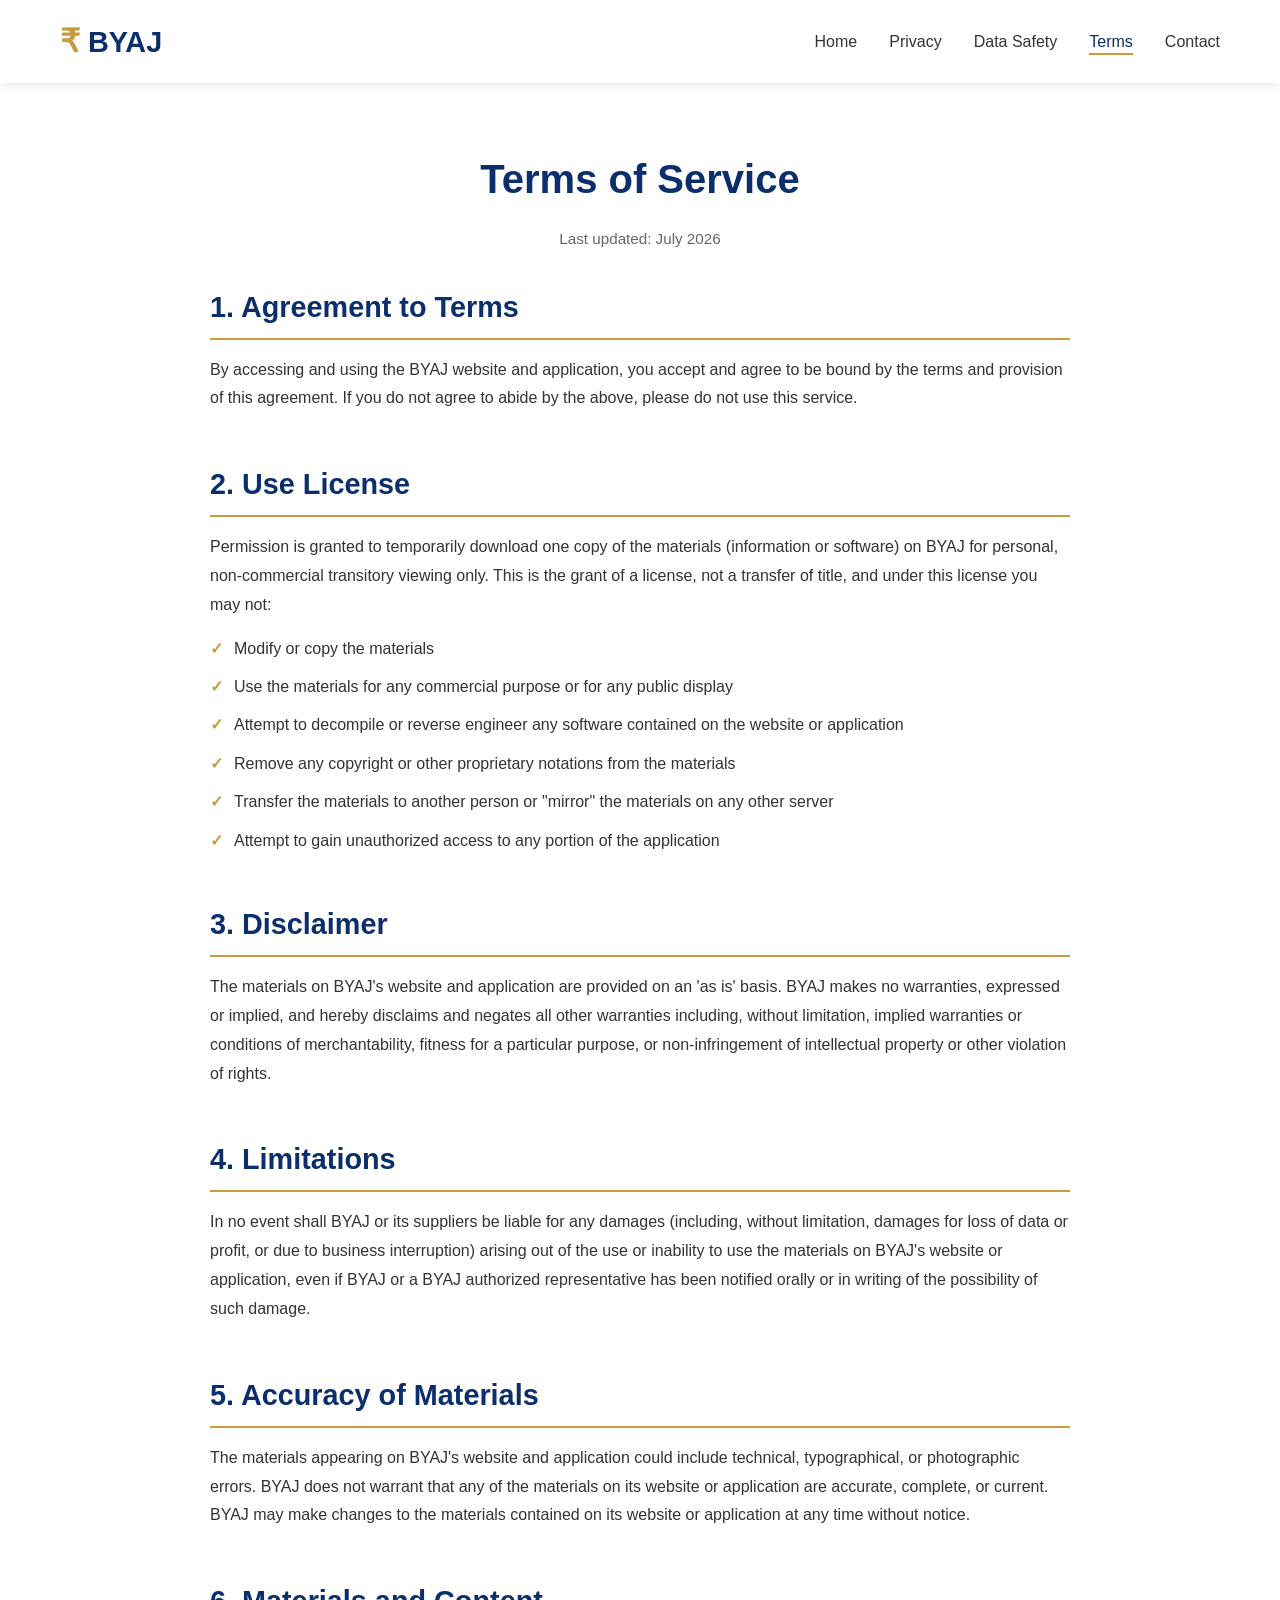
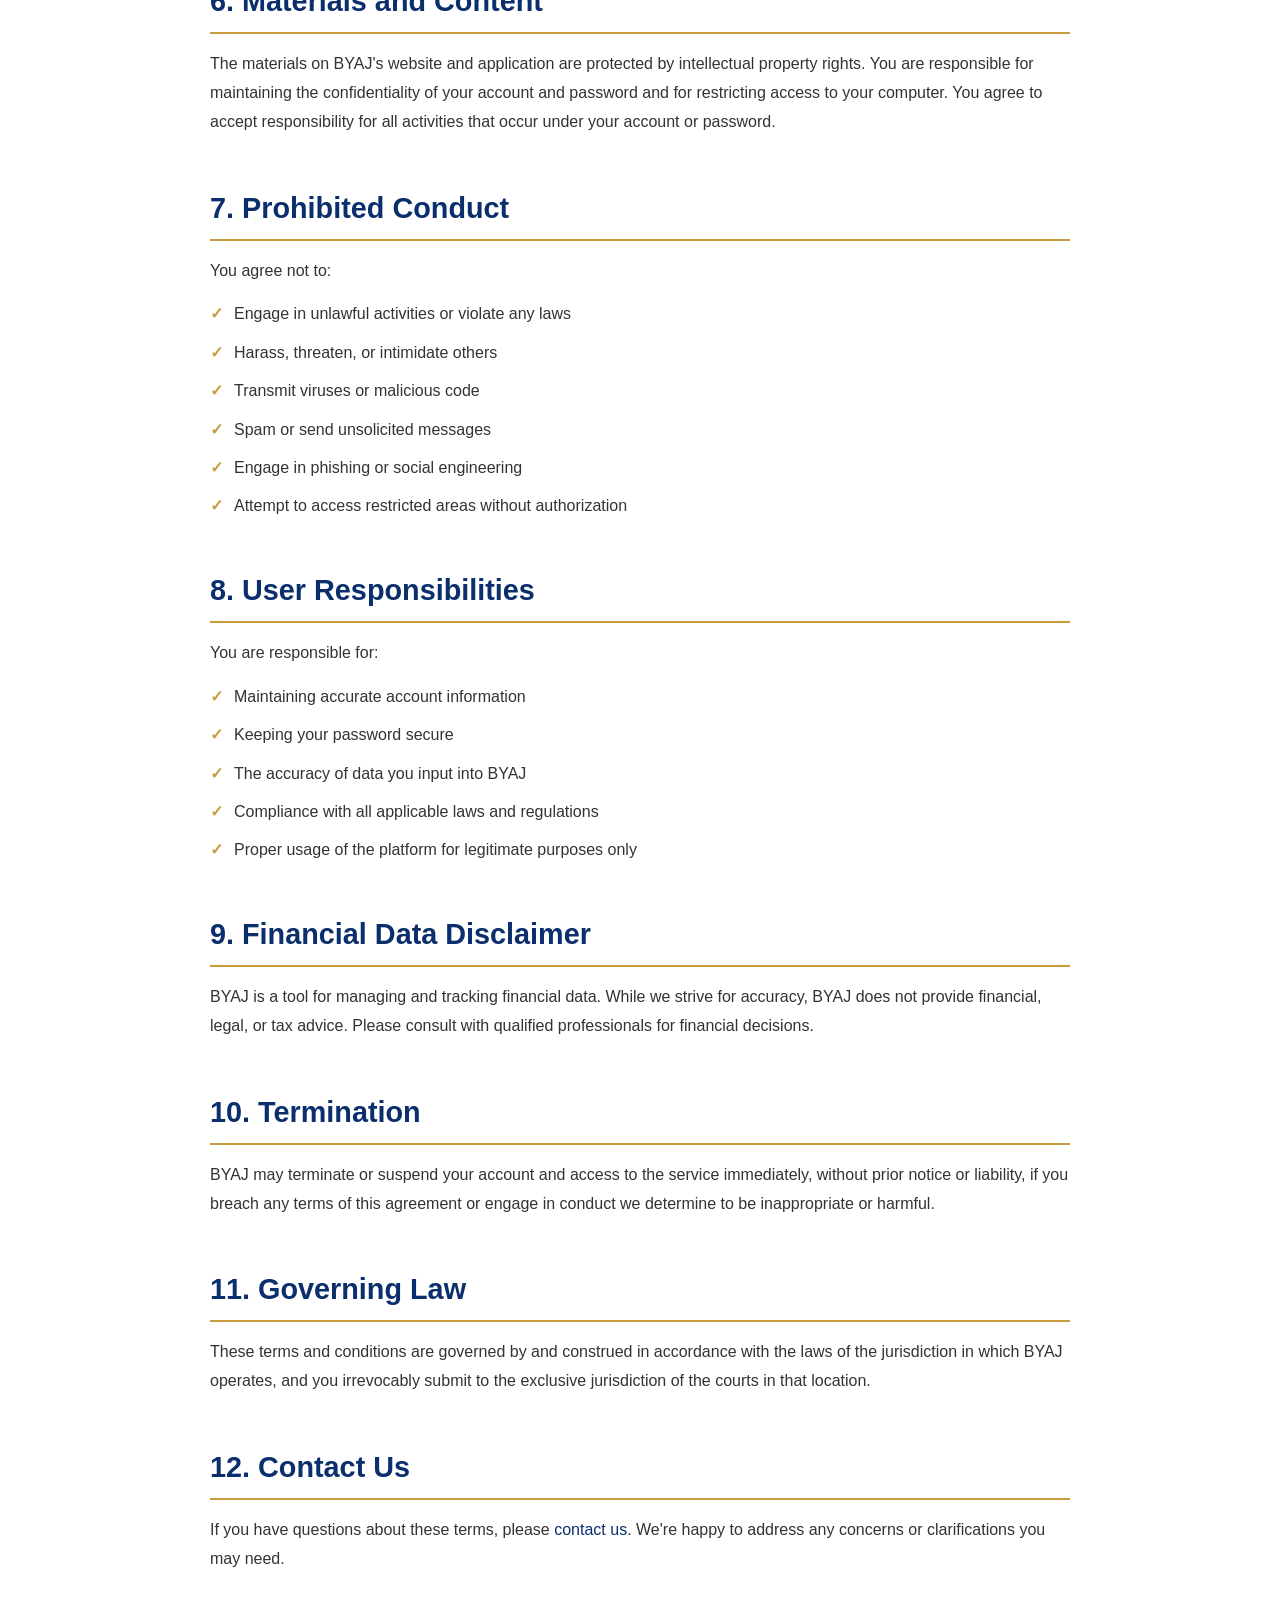
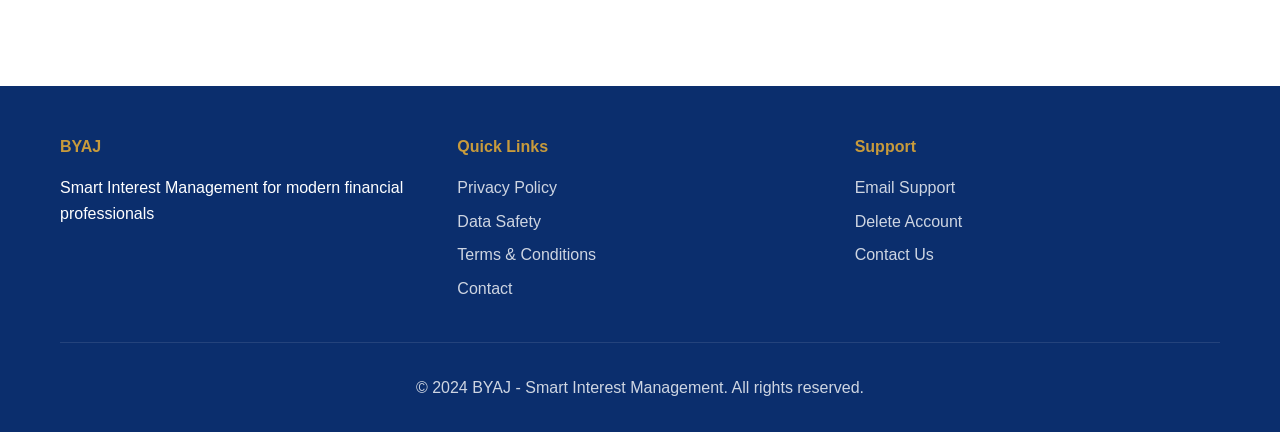
<file: terms.html>
<!DOCTYPE html>
<html lang="en">
<head>
    <meta charset="UTF-8">
    <meta name="viewport" content="width=device-width, initial-scale=1.0">
    <meta name="description" content="Terms of Service - BYAJ Smart Interest Management">
    <meta name="keywords" content="BYAJ, Terms, Terms of Service">
    <meta name="author" content="BYAJ Team">
    
    <!-- Favicon -->
    <link rel="icon" type="image/x-icon" href="assets/images/favicon.ico">
    <link rel="apple-touch-icon" href="assets/images/apple-touch-icon.png">
    
    <title>Terms of Service - BYAJ</title>
    <link rel="stylesheet" href="assets/css/style.css">
</head>
<body>
    <!-- Navigation Bar -->
    <nav class="navbar">
        <div class="container">
            <div class="navbar-content">
                <div class="logo">
                    <span class="logo-icon">₹</span>
                    <span class="logo-text">BYAJ</span>
                </div>
                <button class="menu-toggle" aria-label="Toggle navigation menu">
                    <span></span>
                    <span></span>
                    <span></span>
                </button>
                <ul class="nav-links">
                    <li><a href="index.html">Home</a></li>
                    <li><a href="privacy-policy.html">Privacy</a></li>
                    <li><a href="data-safety.html">Data Safety</a></li>
                    <li><a href="terms.html" class="active">Terms</a></li>
                    <li><a href="contact.html">Contact</a></li>
                </ul>
            </div>
        </div>
    </nav>

    <!-- Terms Content -->
    <section class="legal-page">
        <div class="container">
            <h1>Terms of Service</h1>
            <p class="last-updated">Last updated: July 2026</p>
            
            <section class="policy-section">
                <h2>1. Agreement to Terms</h2>
                <p>By accessing and using the BYAJ website and application, you accept and agree to be bound by the terms and provision of this agreement. If you do not agree to abide by the above, please do not use this service.</p>
            </section>
            
            <section class="policy-section">
                <h2>2. Use License</h2>
                <p>Permission is granted to temporarily download one copy of the materials (information or software) on BYAJ for personal, non-commercial transitory viewing only. This is the grant of a license, not a transfer of title, and under this license you may not:</p>
                <ul>
                    <li>Modify or copy the materials</li>
                    <li>Use the materials for any commercial purpose or for any public display</li>
                    <li>Attempt to decompile or reverse engineer any software contained on the website or application</li>
                    <li>Remove any copyright or other proprietary notations from the materials</li>
                    <li>Transfer the materials to another person or "mirror" the materials on any other server</li>
                    <li>Attempt to gain unauthorized access to any portion of the application</li>
                </ul>
            </section>
            
            <section class="policy-section">
                <h2>3. Disclaimer</h2>
                <p>The materials on BYAJ's website and application are provided on an 'as is' basis. BYAJ makes no warranties, expressed or implied, and hereby disclaims and negates all other warranties including, without limitation, implied warranties or conditions of merchantability, fitness for a particular purpose, or non-infringement of intellectual property or other violation of rights.</p>
            </section>
            
            <section class="policy-section">
                <h2>4. Limitations</h2>
                <p>In no event shall BYAJ or its suppliers be liable for any damages (including, without limitation, damages for loss of data or profit, or due to business interruption) arising out of the use or inability to use the materials on BYAJ's website or application, even if BYAJ or a BYAJ authorized representative has been notified orally or in writing of the possibility of such damage.</p>
            </section>
            
            <section class="policy-section">
                <h2>5. Accuracy of Materials</h2>
                <p>The materials appearing on BYAJ's website and application could include technical, typographical, or photographic errors. BYAJ does not warrant that any of the materials on its website or application are accurate, complete, or current. BYAJ may make changes to the materials contained on its website or application at any time without notice.</p>
            </section>
            
            <section class="policy-section">
                <h2>6. Materials and Content</h2>
                <p>The materials on BYAJ's website and application are protected by intellectual property rights. You are responsible for maintaining the confidentiality of your account and password and for restricting access to your computer. You agree to accept responsibility for all activities that occur under your account or password.</p>
            </section>
            
            <section class="policy-section">
                <h2>7. Prohibited Conduct</h2>
                <p>You agree not to:</p>
                <ul>
                    <li>Engage in unlawful activities or violate any laws</li>
                    <li>Harass, threaten, or intimidate others</li>
                    <li>Transmit viruses or malicious code</li>
                    <li>Spam or send unsolicited messages</li>
                    <li>Engage in phishing or social engineering</li>
                    <li>Attempt to access restricted areas without authorization</li>
                </ul>
            </section>
            
            <section class="policy-section">
                <h2>8. User Responsibilities</h2>
                <p>You are responsible for:</p>
                <ul>
                    <li>Maintaining accurate account information</li>
                    <li>Keeping your password secure</li>
                    <li>The accuracy of data you input into BYAJ</li>
                    <li>Compliance with all applicable laws and regulations</li>
                    <li>Proper usage of the platform for legitimate purposes only</li>
                </ul>
            </section>
            
            <section class="policy-section">
                <h2>9. Financial Data Disclaimer</h2>
                <p>BYAJ is a tool for managing and tracking financial data. While we strive for accuracy, BYAJ does not provide financial, legal, or tax advice. Please consult with qualified professionals for financial decisions.</p>
            </section>
            
            <section class="policy-section">
                <h2>10. Termination</h2>
                <p>BYAJ may terminate or suspend your account and access to the service immediately, without prior notice or liability, if you breach any terms of this agreement or engage in conduct we determine to be inappropriate or harmful.</p>
            </section>
            
            <section class="policy-section">
                <h2>11. Governing Law</h2>
                <p>These terms and conditions are governed by and construed in accordance with the laws of the jurisdiction in which BYAJ operates, and you irrevocably submit to the exclusive jurisdiction of the courts in that location.</p>
            </section>
            
            <section class="policy-section">
                <h2>12. Contact Us</h2>
                <p>If you have questions about these terms, please <a href="contact.html">contact us</a>. We're happy to address any concerns or clarifications you may need.</p>
            </section>
        </div>
    </section>

    <!-- Footer -->
    <footer class="footer">
        <div class="container">
            <div class="footer-content">
                <div class="footer-section">
                    <h4>BYAJ</h4>
                    <p>Smart Interest Management for modern financial professionals</p>
                </div>
                <div class="footer-section">
                    <h4>Quick Links</h4>
                    <ul>
                        <li><a href="privacy-policy.html">Privacy Policy</a></li>
                        <li><a href="data-safety.html">Data Safety</a></li>
                        <li><a href="terms.html">Terms & Conditions</a></li>
                        <li><a href="contact.html">Contact</a></li>
                    </ul>
                </div>
                <div class="footer-section">
                    <h4>Support</h4>
                    <ul>
                        <li><a href="mailto:support@yourdomain.com">Email Support</a></li>
                        <li><a href="delete-account.html">Delete Account</a></li>
                        <li><a href="contact.html">Contact Us</a></li>
                    </ul>
                </div>
            </div>
            <div class="footer-bottom">
                <p>&copy; 2024 BYAJ - Smart Interest Management. All rights reserved.</p>
            </div>
        </div>
    </footer>

    <script src="assets/js/script.js"></script>
</body>
</html>
</file>
<file: assets/css/style.css>
:root {
    --navy: #0B2E6D;
    --gold: #C89B3C;
    --white: #FFFFFF;
    --light-gray: #F5F5F5;
    --dark-gray: #333333;
    --border-color: #EEEEEE;
    --shadow: 0 2px 8px rgba(0, 0, 0, 0.1);
    --shadow-lg: 0 4px 16px rgba(0, 0, 0, 0.15);
    --transition: all 0.3s ease;
}

* {
    margin: 0;
    padding: 0;
    box-sizing: border-box;
}

html {
    scroll-behavior: smooth;
}

body {
    font-family: 'Segoe UI', Tahoma, Geneva, Verdana, sans-serif;
    background-color: var(--white);
    color: var(--dark-gray);
    line-height: 1.6;
}

.container {
    max-width: 1200px;
    margin: 0 auto;
    padding: 0 20px;
}

/* Typography */
h1, h2, h3, h4, h5, h6 {
    color: var(--navy);
    margin-bottom: 1rem;
    font-weight: 600;
}

h1 {
    font-size: 3rem;
    font-weight: 700;
}

h2 {
    font-size: 2.2rem;
}

h3 {
    font-size: 1.5rem;
}

p {
    margin-bottom: 1rem;
    font-size: 1rem;
}

a {
    color: var(--navy);
    text-decoration: none;
    transition: var(--transition);
}

a:hover {
    color: var(--gold);
}

/* Navigation Bar */
.navbar {
    background-color: var(--white);
    box-shadow: var(--shadow);
    position: sticky;
    top: 0;
    z-index: 1000;
    transition: var(--transition);
}

.navbar-content {
    display: flex;
    justify-content: space-between;
    align-items: center;
    padding: 1rem 0;
}

.logo {
    display: flex;
    align-items: center;
    gap: 0.5rem;
    font-size: 1.8rem;
    font-weight: 700;
    color: var(--navy);
}

.logo-icon {
    color: var(--gold);
    font-size: 2rem;
}

.nav-links {
    display: flex;
    list-style: none;
    gap: 2rem;
}

.nav-links a {
    color: var(--dark-gray);
    font-weight: 500;
    position: relative;
    transition: var(--transition);
}

.nav-links a::after {
    content: '';
    position: absolute;
    bottom: -5px;
    left: 0;
    width: 0;
    height: 2px;
    background-color: var(--gold);
    transition: var(--transition);
}

.nav-links a:hover::after,
.nav-links a.active::after {
    width: 100%;
}

.nav-links a:hover,
.nav-links a.active {
    color: var(--navy);
}

.menu-toggle {
    display: none;
    flex-direction: column;
    background: none;
    border: none;
    cursor: pointer;
    gap: 0.35rem;
}

.menu-toggle span {
    width: 25px;
    height: 3px;
    background-color: var(--navy);
    transition: var(--transition);
}

/* Hero Section */
.hero {
    padding: 4rem 0;
    background: linear-gradient(135deg, rgba(11, 46, 109, 0.02) 0%, rgba(200, 155, 60, 0.02) 100%);
}

.hero-content {
    display: grid;
    grid-template-columns: 1fr 1fr;
    gap: 3rem;
    align-items: center;
}

.hero-text h1 {
    font-size: 3.5rem;
    color: var(--navy);
    margin-bottom: 0.5rem;
}

.tagline {
    font-size: 1.5rem;
    color: var(--gold);
    font-weight: 600;
    margin-bottom: 1rem;
}

.description {
    font-size: 1.1rem;
    color: var(--dark-gray);
    margin-bottom: 2rem;
    line-height: 1.8;
}

.hero-buttons {
    display: flex;
    gap: 1rem;
    flex-wrap: wrap;
}

/* Phone Mockup */
.phone-mockup {
    display: flex;
    justify-content: center;
    align-items: center;
}

.phone-screen {
    width: 250px;
    height: 500px;
    background: linear-gradient(135deg, var(--navy) 0%, rgba(11, 46, 109, 0.9) 100%);
    border-radius: 40px;
    padding: 12px;
    box-shadow: var(--shadow-lg);
    position: relative;
}

.phone-screen::before {
    content: '';
    position: absolute;
    top: 0;
    left: 50%;
    transform: translateX(-50%);
    width: 150px;
    height: 25px;
    background-color: var(--navy);
    border-radius: 0 0 20px 20px;
    z-index: 10;
}

.phone-content {
    background-color: var(--white);
    border-radius: 30px;
    padding: 2rem 1rem;
    height: 100%;
    display: flex;
    flex-direction: column;
    justify-content: center;
    align-items: center;
    text-align: center;
}

/* Buttons */
.btn {
    padding: 0.9rem 2rem;
    border: none;
    border-radius: 8px;
    font-size: 1rem;
    font-weight: 600;
    cursor: pointer;
    transition: var(--transition);
    display: inline-block;
    text-align: center;
}

.btn-primary {
    background-color: var(--navy);
    color: var(--white);
}

.btn-primary:hover {
    background-color: var(--gold);
    color: var(--navy);
    transform: translateY(-2px);
    box-shadow: var(--shadow-lg);
}

.btn-secondary {
    background-color: transparent;
    color: var(--navy);
    border: 2px solid var(--navy);
}

.btn-secondary:hover {
    background-color: var(--navy);
    color: var(--white);
    transform: translateY(-2px);
}

.btn-danger {
    background-color: #dc3545;
    color: var(--white);
}

.btn-danger:hover {
    background-color: #c82333;
}

/* Features Section */
.features {
    padding: 5rem 0;
    background-color: var(--light-gray);
}

.section-title {
    text-align: center;
    font-size: 2.5rem;
    margin-bottom: 1rem;
    color: var(--navy);
}

.section-subtitle {
    text-align: center;
    font-size: 1.1rem;
    color: var(--dark-gray);
    margin-bottom: 3rem;
}

.features-grid {
    display: grid;
    grid-template-columns: repeat(auto-fit, minmax(250px, 1fr));
    gap: 2rem;
}

.feature-card {
    background-color: var(--white);
    padding: 2rem;
    border-radius: 12px;
    box-shadow: var(--shadow);
    text-align: center;
    transition: var(--transition);
    border-top: 3px solid var(--gold);
}

.feature-card:hover {
    transform: translateY(-8px);
    box-shadow: var(--shadow-lg);
    border-top-color: var(--navy);
}

.feature-icon {
    font-size: 3rem;
    margin-bottom: 1rem;
}

.feature-card h3 {
    margin-bottom: 0.5rem;
    color: var(--navy);
}

.feature-card p {
    color: var(--dark-gray);
    font-size: 0.95rem;
}

/* About Section */
.about {
    padding: 5rem 0;
}

.about-content {
    display: grid;
    grid-template-columns: 1fr 1fr;
    gap: 3rem;
    align-items: center;
}

.about-text p {
    font-size: 1rem;
    color: var(--dark-gray);
    margin-bottom: 1.5rem;
    line-height: 1.8;
}

.about-features {
    display: flex;
    flex-direction: column;
    gap: 1.5rem;
}

.about-feature {
    display: flex;
    align-items: center;
    gap: 1rem;
}

.check-mark {
    color: var(--gold);
    font-size: 1.5rem;
    font-weight: bold;
}

/* CTA Section */
.cta {
    background: linear-gradient(135deg, var(--navy) 0%, rgba(11, 46, 109, 0.9) 100%);
    color: var(--white);
    padding: 4rem 0;
    text-align: center;
}

.cta h2 {
    color: var(--white);
    font-size: 2.5rem;
    margin-bottom: 1rem;
}

.cta p {
    font-size: 1.2rem;
    margin-bottom: 2rem;
}

.cta-buttons {
    display: flex;
    justify-content: center;
    gap: 1rem;
    flex-wrap: wrap;
}

.cta .btn-primary {
    background-color: var(--gold);
    color: var(--navy);
}

.cta .btn-primary:hover {
    background-color: var(--white);
}

.cta .btn-secondary {
    background-color: transparent;
    color: var(--white);
    border-color: var(--white);
}

.cta .btn-secondary:hover {
    background-color: var(--white);
    color: var(--navy);
}

/* Quick Links Section */
.quick-links {
    padding: 5rem 0;
    background-color: var(--light-gray);
}

.links-grid {
    display: grid;
    grid-template-columns: repeat(auto-fit, minmax(200px, 1fr));
    gap: 2rem;
}

.link-card {
    background-color: var(--white);
    padding: 2rem;
    border-radius: 12px;
    box-shadow: var(--shadow);
    text-decoration: none;
    transition: var(--transition);
}

.link-card:hover {
    transform: translateY(-5px);
    box-shadow: var(--shadow-lg);
    border-left: 4px solid var(--gold);
}

.link-card h3 {
    color: var(--navy);
    margin-bottom: 0.5rem;
}

.link-card p {
    color: var(--dark-gray);
    font-size: 0.95rem;
}

/* Modal */
.modal {
    display: none;
    position: fixed;
    z-index: 2000;
    left: 0;
    top: 0;
    width: 100%;
    height: 100%;
    background-color: rgba(0, 0, 0, 0.5);
    animation: fadeIn 0.3s ease;
}

@keyframes fadeIn {
    from { opacity: 0; }
    to { opacity: 1; }
}

.modal-content {
    background-color: var(--white);
    margin: 5% auto;
    padding: 2rem;
    border-radius: 12px;
    max-width: 500px;
    box-shadow: var(--shadow-lg);
    animation: slideDown 0.3s ease;
}

@keyframes slideDown {
    from {
        transform: translateY(-50px);
        opacity: 0;
    }
    to {
        transform: translateY(0);
        opacity: 1;
    }
}

.close {
    color: var(--dark-gray);
    float: right;
    font-size: 2rem;
    font-weight: bold;
    cursor: pointer;
    transition: var(--transition);
}

.close:hover {
    color: var(--navy);
}

/* Forms */
.form-group {
    margin-bottom: 1.5rem;
}

.form-group label {
    display: block;
    margin-bottom: 0.5rem;
    color: var(--navy);
    font-weight: 600;
}

.form-group input,
.form-group textarea,
.form-group select {
    width: 100%;
    padding: 0.8rem;
    border: 1px solid var(--border-color);
    border-radius: 6px;
    font-family: inherit;
    font-size: 1rem;
    transition: var(--transition);
}

.form-group input:focus,
.form-group textarea:focus,
.form-group select:focus {
    outline: none;
    border-color: var(--gold);
    box-shadow: 0 0 0 3px rgba(200, 155, 60, 0.1);
}

.form-group.checkbox {
    display: flex;
    align-items: center;
    gap: 0.5rem;
}

.form-group.checkbox input {
    width: auto;
    margin: 0;
}

.form-group.checkbox label {
    margin: 0;
}

.form-note {
    font-size: 0.85rem;
    color: #666;
    margin-top: 1rem;
}

.required {
    color: #dc3545;
}

small {
    display: block;
    font-size: 0.85rem;
    color: #666;
    margin-top: 0.3rem;
}

/* Footer */
.footer {
    background-color: var(--navy);
    color: var(--white);
    padding: 3rem 0 1rem;
}

.footer-content {
    display: grid;
    grid-template-columns: repeat(auto-fit, minmax(250px, 1fr));
    gap: 2rem;
    margin-bottom: 2rem;
}

.footer-section h4 {
    color: var(--gold);
    margin-bottom: 1rem;
}

.footer-section ul {
    list-style: none;
}

.footer-section ul li {
    margin-bottom: 0.5rem;
}

.footer-section a {
    color: rgba(255, 255, 255, 0.8);
    transition: var(--transition);
}

.footer-section a:hover {
    color: var(--gold);
}

.footer-bottom {
    text-align: center;
    padding-top: 2rem;
    border-top: 1px solid rgba(255, 255, 255, 0.1);
    color: rgba(255, 255, 255, 0.8);
}

/* Page Header */
.page-header {
    background: linear-gradient(135deg, var(--navy) 0%, rgba(11, 46, 109, 0.9) 100%);
    color: var(--white);
    padding: 4rem 0;
    text-align: center;
}

.page-header h1 {
    color: var(--white);
    font-size: 2.5rem;
    margin-bottom: 0.5rem;
}

.page-header p {
    font-size: 1.1rem;
    margin: 0;
}

/* Legal Pages - CRITICAL FIX */
.legal-page {
    padding: 4rem 0;
    background-color: var(--white);
    min-height: calc(100vh - 200px);
}

.legal-page .container {
    max-width: 900px;
    margin: 0 auto;
    padding: 0 20px;
}

.legal-page h1 {
    color: var(--navy);
    font-size: 2.5rem;
    margin-bottom: 1rem;
    text-align: center;
}

.last-updated {
    text-align: center;
    color: #666;
    font-size: 0.95rem;
    margin-bottom: 2rem;
}

.policy-section {
    margin-bottom: 3rem;
}

.policy-section h2 {
    color: var(--navy);
    margin-bottom: 1rem;
    padding-bottom: 0.5rem;
    border-bottom: 2px solid var(--gold);
    font-size: 1.8rem;
}

.policy-section h3 {
    color: var(--navy);
    margin-bottom: 0.8rem;
    font-size: 1.3rem;
}

.policy-section p {
    margin-bottom: 1rem;
    line-height: 1.8;
    color: var(--dark-gray);
    font-size: 1rem;
}

.policy-section ul {
    list-style: none;
    margin-left: 0;
    margin-bottom: 1.5rem;
}

.policy-section ul li {
    margin-bottom: 0.8rem;
    padding-left: 1.5rem;
    position: relative;
    color: var(--dark-gray);
}

.policy-section ul li::before {
    content: '✓';
    position: absolute;
    left: 0;
    color: var(--gold);
    font-weight: bold;
}

.contact-info {
    background-color: var(--light-gray);
    padding: 2rem;
    border-radius: 8px;
    margin: 1.5rem 0;
}

.contact-info p {
    margin-bottom: 0.8rem;
    font-size: 1rem;
}

.contact-form {
    display: flex;
    flex-direction: column;
}

/* Legal Content */
.legal-content {
    padding: 4rem 0;
}

.content-wrapper {
    max-width: 800px;
    margin: 0 auto;
}

.policy-section.last-updated {
    background-color: var(--light-gray);
    padding: 1.5rem;
    border-radius: 8px;
    border-left: 4px solid var(--gold);
}

.policy-actions {
    padding: 4rem 0;
    background-color: var(--light-gray);
    text-align: center;
}

.policy-actions h2 {
    margin-bottom: 2rem;
}

.action-buttons {
    display: flex;
    justify-content: center;
    gap: 1rem;
    flex-wrap: wrap;
}

/* Data Table */
.data-table {
    overflow-x: auto;
    margin: 1.5rem 0;
}

table {
    width: 100%;
    border-collapse: collapse;
    box-shadow: var(--shadow);
    border-radius: 8px;
    overflow: hidden;
}

table thead {
    background-color: var(--navy);
    color: var(--white);
}

table th {
    padding: 1rem;
    text-align: left;
    font-weight: 600;
}

table td {
    padding: 1rem;
    border-bottom: 1px solid var(--border-color);
}

table tbody tr:hover {
    background-color: var(--light-gray);
}

/* Delete Account Page */
.delete-info-boxes {
    display: grid;
    gap: 1.5rem;
    margin: 2rem 0;
}

.info-box {
    padding: 1.5rem;
    border-radius: 8px;
    border-left: 4px solid;
}

.info-box.warning {
    background-color: #fff3cd;
    border-color: #ffc107;
}

.info-box h3 {
    margin-top: 0;
}

.delete-form-container {
    background-color: var(--light-gray);
    padding: 2rem;
    border-radius: 12px;
    margin: 2rem 0;
}

.delete-form {
    display: flex;
    flex-direction: column;
}

.process-steps {
    display: grid;
    grid-template-columns: repeat(auto-fit, minmax(200px, 1fr));
    gap: 1.5rem;
    margin: 2rem 0;
}

.step {
    background-color: var(--light-gray);
    padding: 1.5rem;
    border-radius: 8px;
    display: flex;
    gap: 1rem;
}

.step-number {
    background-color: var(--navy);
    color: var(--white);
    width: 40px;
    height: 40px;
    border-radius: 50%;
    display: flex;
    align-items: center;
    justify-content: center;
    font-weight: bold;
    flex-shrink: 0;
}

.step-content h4 {
    margin-top: 0;
    color: var(--navy);
}

.faq-container {
    display: grid;
    gap: 1.5rem;
}

.faq-item {
    background-color: var(--light-gray);
    padding: 1.5rem;
    border-radius: 8px;
    border-left: 3px solid var(--gold);
}

.faq-item h4 {
    color: var(--navy);
    margin-bottom: 0.5rem;
}

/* Contact Page */
.contact-section {
    padding: 4rem 0;
}

.contact-wrapper {
    display: grid;
    grid-template-columns: 1fr 1fr;
    gap: 3rem;
}

.contact-info h2 {
    margin-bottom: 1rem;
}

.contact-methods {
    display: grid;
    gap: 1.5rem;
    margin: 2rem 0;
}

.contact-method {
    background-color: var(--light-gray);
    padding: 1.5rem;
    border-radius: 8px;
    text-align: center;
    border-top: 3px solid var(--gold);
}

.method-icon {
    font-size: 2.5rem;
    margin-bottom: 1rem;
}

.contact-link {
    color: var(--navy);
    font-weight: 600;
    display: inline-block;
    word-break: break-all;
}

.response-time {
    font-size: 0.85rem;
    color: #666;
    margin-top: 0.5rem;
}

.contact-address {
    background-color: var(--light-gray);
    padding: 1.5rem;
    border-radius: 8px;
    margin-top: 1.5rem;
}

.contact-form-wrapper {
    background-color: var(--light-gray);
    padding: 2rem;
    border-radius: 12px;
}

/* FAQ Section */
.faq-section {
    padding: 5rem 0;
    background-color: var(--light-gray);
}

.faq-grid {
    display: grid;
    grid-template-columns: repeat(auto-fit, minmax(280px, 1fr));
    gap: 2rem;
}

.faq-card {
    background-color: var(--white);
    padding: 1.5rem;
    border-radius: 8px;
    box-shadow: var(--shadow);
    transition: var(--transition);
    border-left: 3px solid var(--gold);
}

.faq-card:hover {
    transform: translateY(-5px);
    box-shadow: var(--shadow-lg);
}

.faq-card h3 {
    color: var(--navy);
    font-size: 1.1rem;
}

.faq-card p {
    font-size: 0.95rem;
}

.faq-card a {
    color: var(--gold);
    font-weight: 600;
}

/* Support Resources */
.support-resources {
    padding: 5rem 0;
}

.resources-grid {
    display: grid;
    grid-template-columns: repeat(auto-fit, minmax(220px, 1fr));
    gap: 2rem;
}

.resource-card {
    text-align: center;
    padding: 2rem;
    border-radius: 8px;
    background-color: var(--light-gray);
    transition: var(--transition);
}

.resource-card:hover {
    transform: translateY(-5px);
    background-color: rgba(11, 46, 109, 0.1);
}

.resource-card h3 {
    color: var(--navy);
    margin-bottom: 1rem;
}

/* Animations */
.fade-in {
    animation: fadeInUp 0.8s ease forwards;
}

@keyframes fadeInUp {
    from {
        opacity: 0;
        transform: translateY(30px);
    }
    to {
        opacity: 1;
        transform: translateY(0);
    }
}

/* Responsive Design */
@media (max-width: 768px) {
    .nav-links {
        display: none;
        flex-direction: column;
        position: absolute;
        top: 100%;
        left: 0;
        right: 0;
        background-color: var(--white);
        gap: 0;
    }

    .nav-links.active {
        display: flex;
    }

    .nav-links li {
        border-bottom: 1px solid var(--border-color);
    }

    .nav-links a {
        display: block;
        padding: 1rem;
    }

    .menu-toggle {
        display: flex;
    }

    .hero-content {
        grid-template-columns: 1fr;
    }

    .hero-text h1 {
        font-size: 2.5rem;
    }

    .phone-mockup {
        margin-top: 2rem;
    }

    .about-content {
        grid-template-columns: 1fr;
    }

    .contact-wrapper {
        grid-template-columns: 1fr;
    }

    h1 {
        font-size: 2rem;
    }

    h2 {
        font-size: 1.5rem;
    }

    .legal-page h1 {
        font-size: 1.8rem;
    }

    .policy-section h2 {
        font-size: 1.4rem;
    }

    .section-title {
        font-size: 2rem;
    }

    .features-grid {
        grid-template-columns: 1fr;
    }

    .process-steps {
        grid-template-columns: 1fr;
    }
}

@media (max-width: 480px) {
    .hero-buttons {
        flex-direction: column;
    }

    .btn {
        width: 100%;
    }

    .cta-buttons {
        flex-direction: column;
    }

    .legal-page .container {
        padding: 0 15px;
    }

    .policy-section ul li {
        font-size: 0.95rem;
    }

    .contact-info {
        padding: 1rem;
    }
}
</file>
